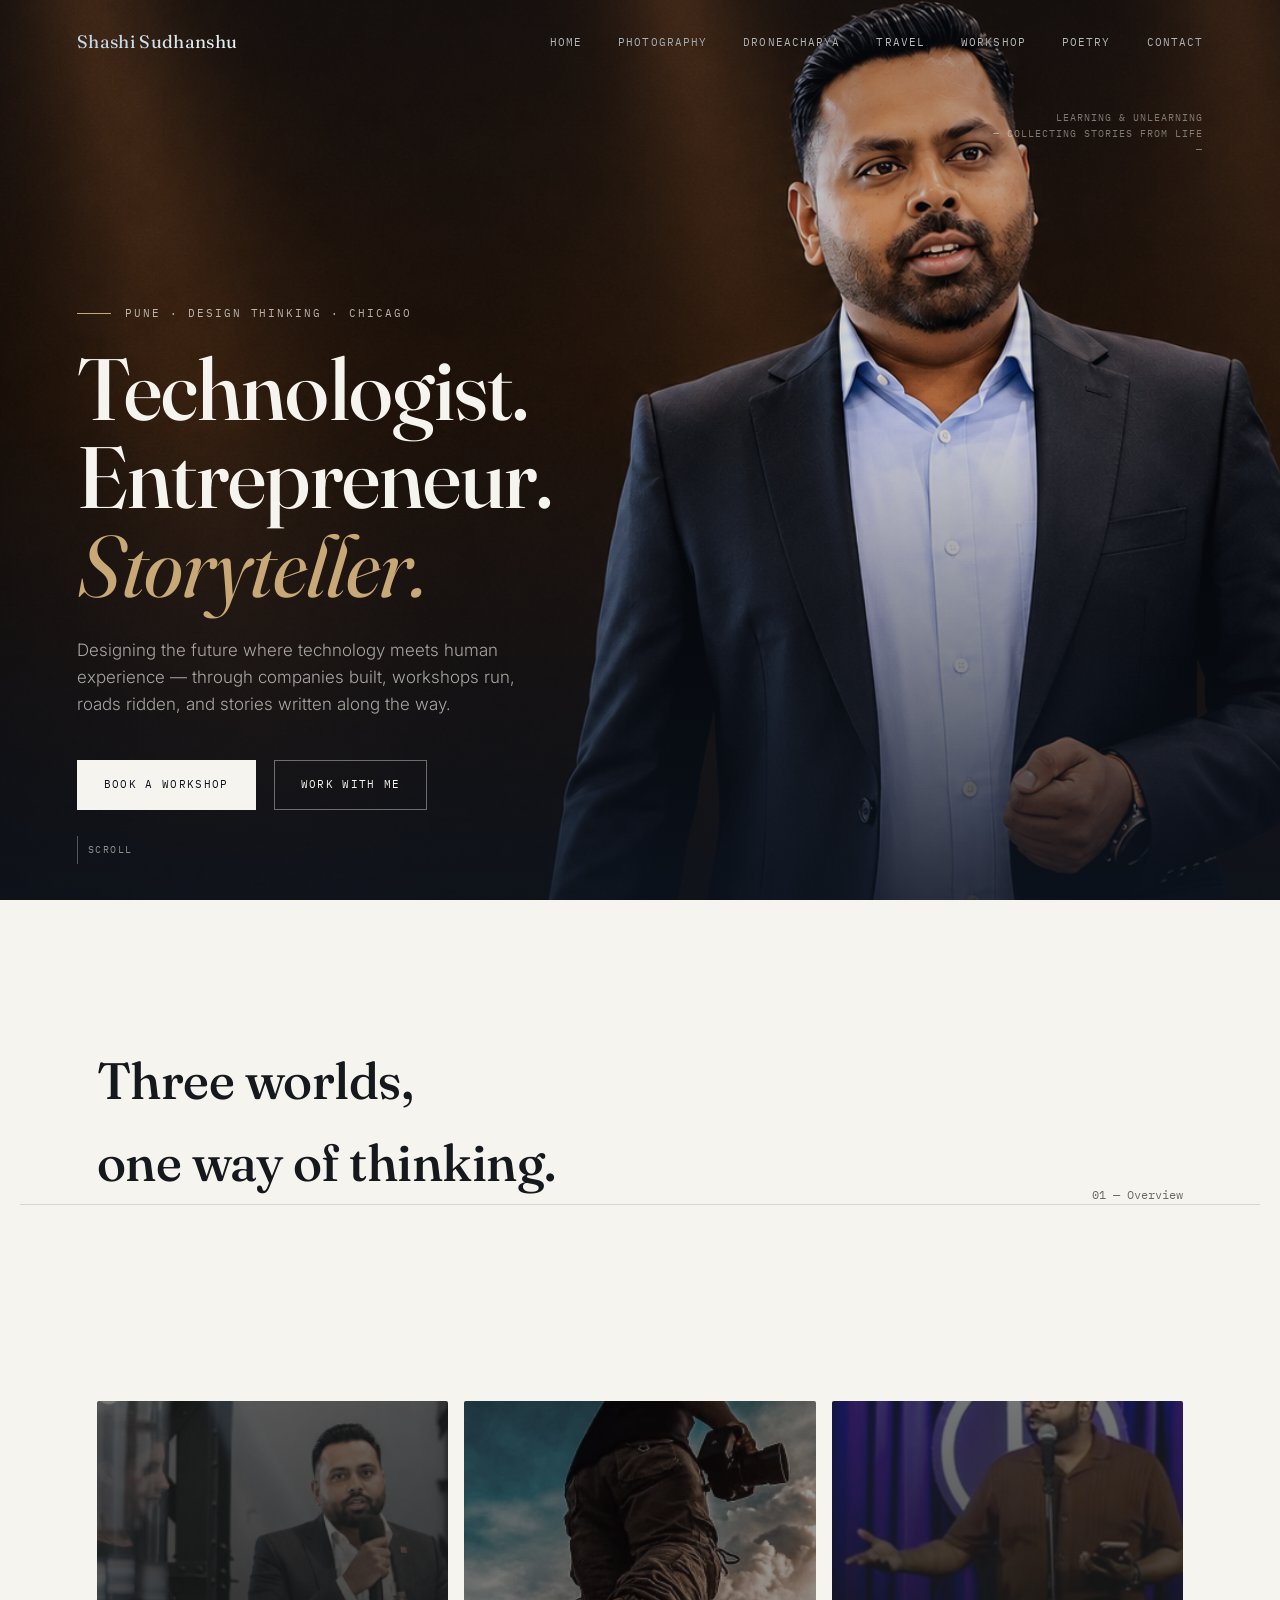
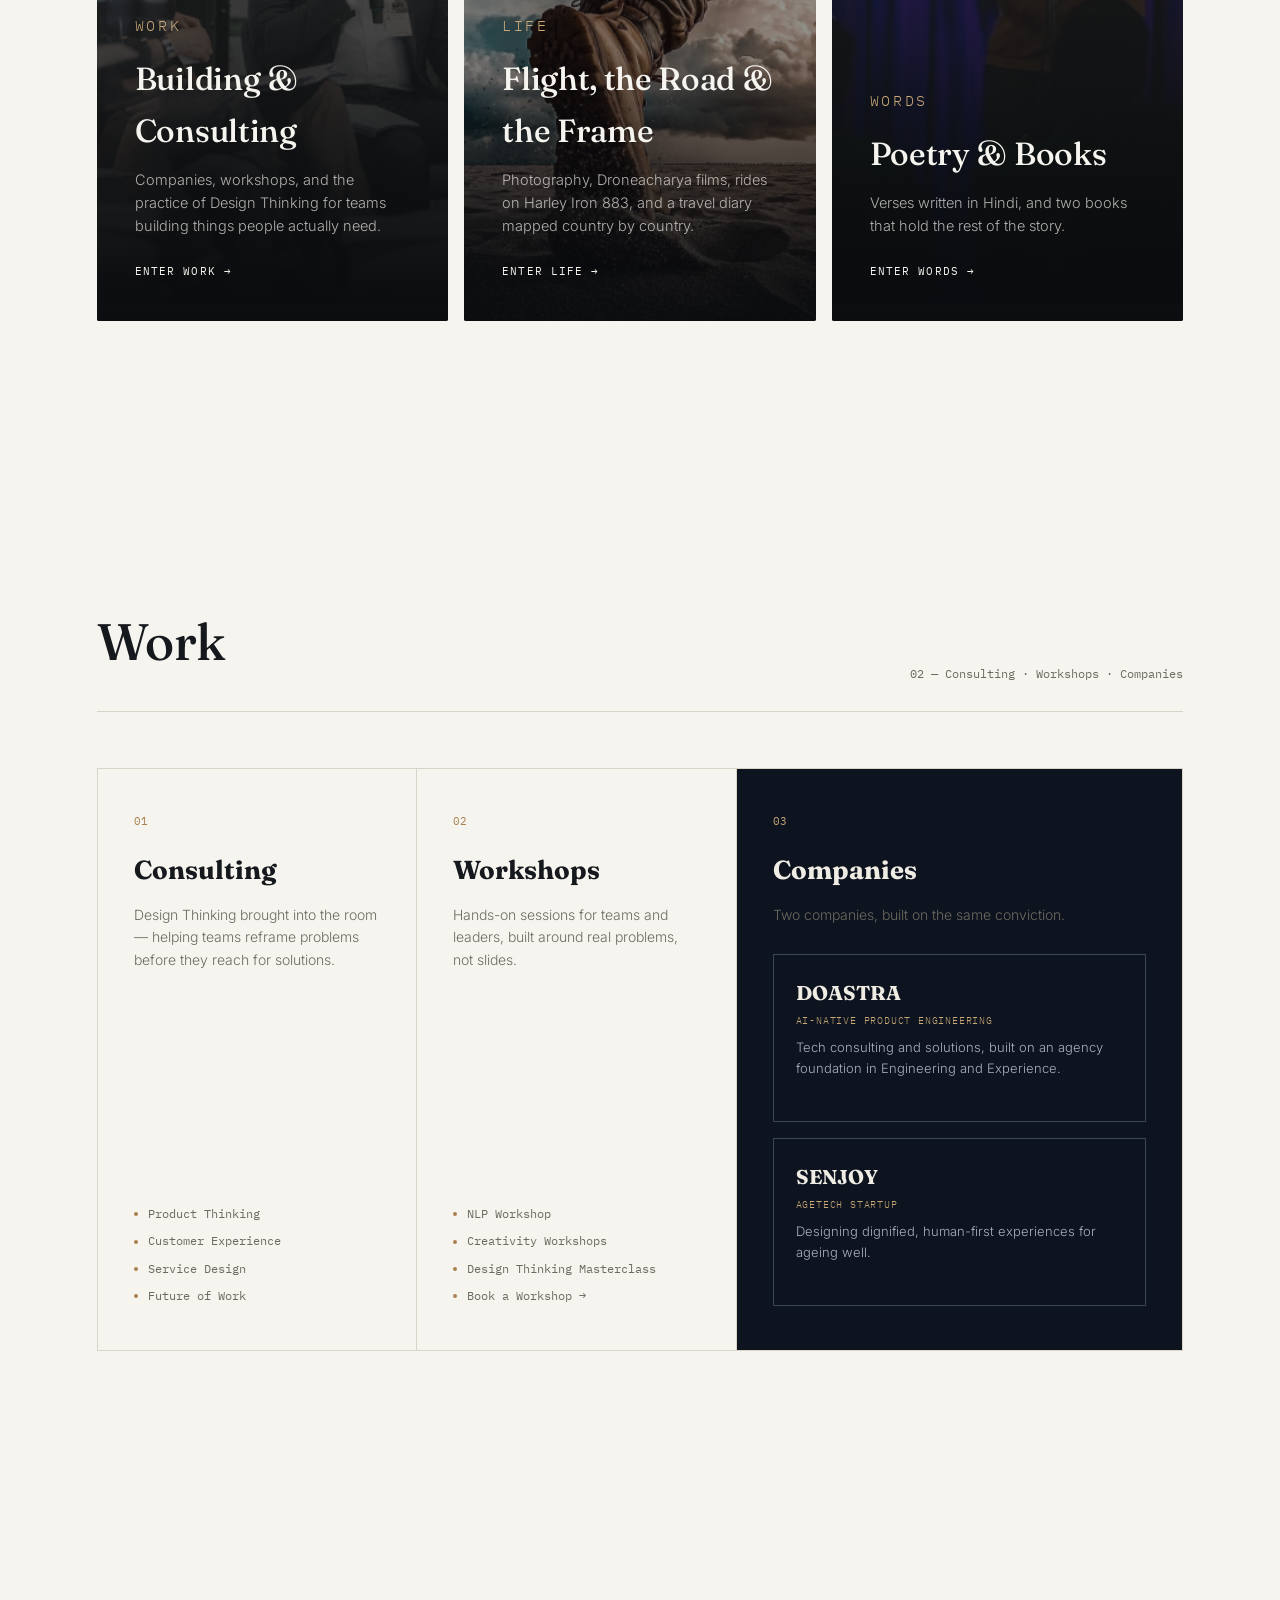
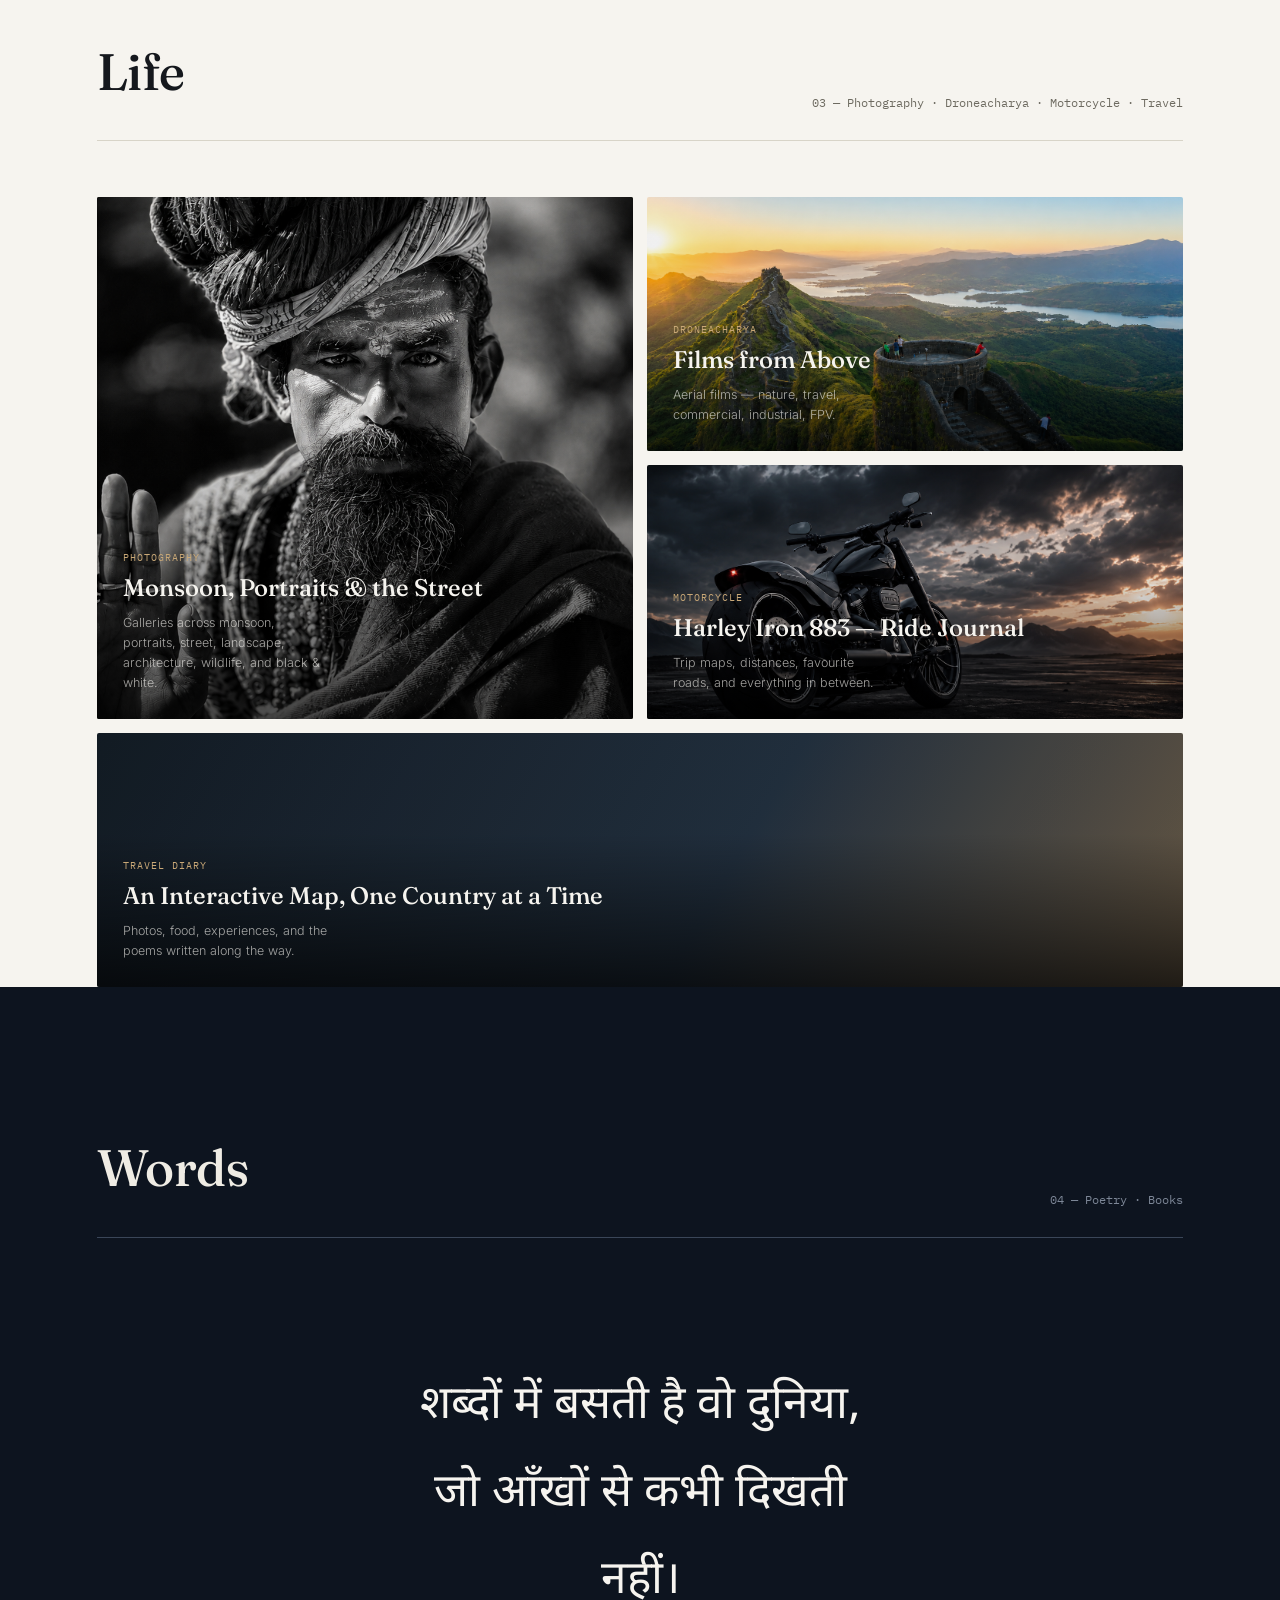
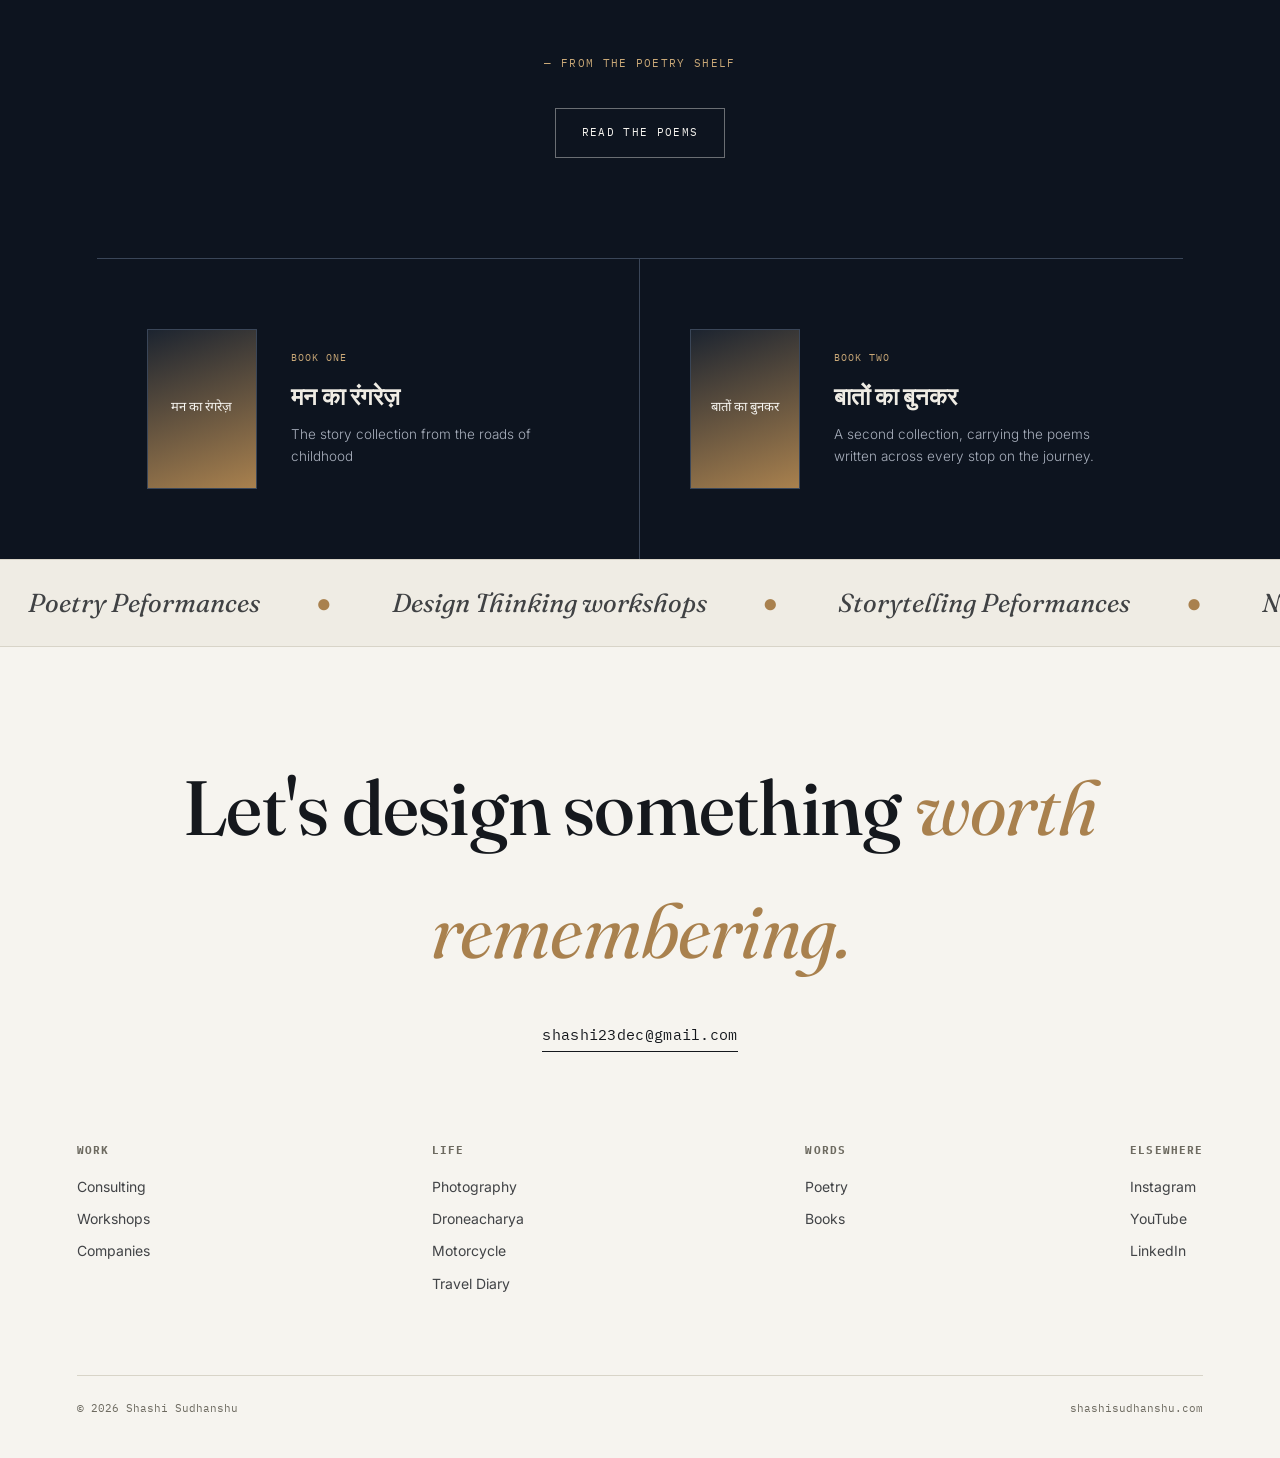
<file: index.html>
<!DOCTYPE html>
<html lang="en">
<head>
<meta charset="UTF-8">
<meta name="viewport" content="width=device-width, initial-scale=1.0">
<title>Shashi Sudhanshu — Technologist. Entrepreneur. Storyteller.</title>
<link rel="preconnect" href="https://fonts.googleapis.com">
<link rel="preconnect" href="https://fonts.gstatic.com" crossorigin>
<link href="https://fonts.googleapis.com/css2?family=Fraunces:ital,opsz,wght@0,9..144,300;0,9..144,400;0,9..144,500;0,9..144,600;1,9..144,400;1,9..144,500&family=Inter:wght@300;400;500;600&family=IBM+Plex+Mono:wght@400;500&family=Noto+Sans+Devanagari:wght@400;500&display=swap" rel="stylesheet">
<style>
  :root{
    --ink:#15181d;
    --paper:#f6f4ef;
    --paper-dim:#efece4;
    --muted:#6d6a60;
    --line:#d8d4c8;
    --brass:#a9814e;
    --brass-soft:#c9a877;
    --navy:#0d141f;
    --navy-line:#3a4658;
  }
  *{margin:0;padding:0;box-sizing:border-box;}
  html{scroll-behavior:smooth;}
  body{
    background:var(--paper);
    color:var(--ink);
    font-family:'Inter',sans-serif;
    font-weight:400;
    line-height:1.6;
    -webkit-font-smoothing:antialiased;
    overflow-x:hidden;
    cursor:default;
  }
  a{color:inherit;text-decoration:none;}
  ::selection{background:var(--brass-soft);color:var(--navy);}
  img,.bg-layer{-webkit-user-drag:none;user-select:none;}

  .eyebrow{
    font-family:'IBM Plex Mono',monospace;
    font-size:11px;
    letter-spacing:.18em;
    text-transform:uppercase;
    color:var(--brass);
  }
  h1,h2,h3{font-family:'Fraunces',serif;font-weight:500;letter-spacing:-.01em;}
  .serif-italic{font-style:italic;font-weight:400;}

  /* ---------- reveal on scroll ---------- */
  .reveal{opacity:0;transform:translateY(36px);transition:opacity .9s cubic-bezier(.16,.8,.24,1),transform .9s cubic-bezier(.16,.8,.24,1);}
  .reveal.in{opacity:1;transform:translateY(0);}
  @media (prefers-reduced-motion: reduce){
    .reveal{opacity:1;transform:none;transition:none;}
  }

  /* ---------- Nav ---------- */
  header{
    position:fixed;top:0;left:0;right:0;z-index:100;
    display:flex;align-items:center;justify-content:space-between;
    padding:28px 6vw;
    mix-blend-mode:difference;
    color:#fff;
    transition:padding .4s ease;
  }
  header .logo{font-family:'Fraunces',serif;font-size:18px;letter-spacing:.02em;}
  nav{display:flex;gap:36px;font-family:'IBM Plex Mono',monospace;font-size:11px;letter-spacing:.1em;text-transform:uppercase;}
  nav a{opacity:.75;transition:opacity .2s;position:relative;}
  nav a::after{content:'';position:absolute;left:0;bottom:-4px;width:0;height:1px;background:#fff;transition:width .25s ease;}
  nav a:hover{opacity:1;}
  nav a:hover::after{width:100%;}
  .nav-toggle{display:none;font-family:'IBM Plex Mono',monospace;font-size:11px;letter-spacing:.1em;text-transform:uppercase;background:none;border:none;color:#fff;cursor:pointer;}

  section{position:relative;z-index:2;}
  .wrap{max-width:1240px;margin:0 auto;padding:0 6vw;}
  .section{padding:140px 0;}
  .section-head{display:flex;justify-content:space-between;align-items:flex-end;margin-bottom:56px;gap:40px;flex-wrap:wrap;border-bottom:1px solid var(--line);padding-bottom:28px;}
  .section-head h2{font-size:clamp(30px,4vw,52px);}
  .section-num{font-family:'IBM Plex Mono',monospace;font-size:12px;color:var(--muted);}

  /* ================= HERO with parallax background ================= */
  .hero{
    min-height:100vh;
    display:flex;flex-direction:column;justify-content:flex-end;
    padding:0 6vw 90px;
    position:relative;
    overflow:hidden;
    color:#f6f4ef;
  }
  .hero-bg{
    position:absolute;inset:-10% 0 0 0;height:120%;
    background:
      radial-gradient(ellipse 60% 50% at 25% 20%, rgba(169,129,78,.35), transparent 60%),
      radial-gradient(ellipse 70% 60% at 80% 90%, rgba(58,70,88,.55), transparent 55%),
      linear-gradient(160deg,#0d141f 0%,#161c24 35%,#2a2117 70%,#0d141f 100%);
    background-size:200% 200%, 200% 200%, 100% 100%;
    animation:driftbg 24s ease-in-out infinite alternate;
    will-change:transform;
    z-index:0;
  }
  .hero-bg::after{
    content:'';position:absolute;inset:0;
    background-image:radial-gradient(circle, rgba(255,255,255,0.05) 1px, transparent 1px);
    background-size:3px 3px;
    opacity:.5;
    mix-blend-mode:overlay;
  }
  @keyframes driftbg{
    0%{background-position:20% 10%, 80% 90%, 0 0;}
    100%{background-position:40% 30%, 60% 70%, 0 0;}
  }
  .hero-scrim{position:absolute;inset:0;background:linear-gradient(0deg,rgba(13,20,31,.85) 0%,rgba(13,20,31,.15) 55%,rgba(13,20,31,.35) 100%);z-index:1;}
  .hero-note{position:absolute;top:110px;right:6vw;z-index:2;font-family:'IBM Plex Mono',monospace;font-size:10px;letter-spacing:.1em;color:rgba(246,244,239,.45);text-align:right;max-width:220px;text-transform:uppercase;}
  .hero-content{position:relative;z-index:2;}
  .hero-kicker{margin-bottom:22px;display:flex;align-items:center;gap:14px;}
  .hero-kicker .dash{width:34px;height:1px;background:var(--brass-soft);}
  .hero-kicker span{color:rgba(246,244,239,.7);font-family:'IBM Plex Mono',monospace;font-size:11px;letter-spacing:.18em;text-transform:uppercase;}
  .hero h1{
    font-size:clamp(38px,6.8vw,96px);
    line-height:1.02;
    max-width:17ch;
    color:#f6f4ef;
  }
  .hero h1 em{font-style:italic;font-weight:400;color:var(--brass-soft);}
  .hero-sub{
    margin-top:26px;
    max-width:44ch;
    font-size:17px;
    color:rgba(246,244,239,.65);
    font-weight:300;
  }
  .hero-actions{margin-top:42px;display:flex;gap:18px;flex-wrap:wrap;}
  .btn{
    font-family:'IBM Plex Mono',monospace;
    font-size:11px;letter-spacing:.12em;text-transform:uppercase;
    padding:15px 26px;
    border:1px solid currentColor;
    display:inline-block;
    transition:all .25s ease;
  }
  .btn-primary{background:#f6f4ef;color:#0d141f;border-color:#f6f4ef;}
  .btn-primary:hover{background:transparent;color:#f6f4ef;}
  .btn-ghost{color:#f6f4ef;border-color:rgba(246,244,239,.4);}
  .btn-ghost:hover{border-color:#f6f4ef;}
  .btn-dark{color:var(--ink);border-color:var(--ink);}
  .btn-dark.filled{background:var(--ink);color:var(--paper);}
  .btn-dark.filled:hover{background:transparent;color:var(--ink);}

  .scroll-cue{
    position:absolute;left:6vw;bottom:36px;z-index:2;
    font-family:'IBM Plex Mono',monospace;font-size:10px;letter-spacing:.15em;
    color:rgba(246,244,239,.55);text-transform:uppercase;
    display:flex;align-items:center;gap:10px;
  }
  .scroll-cue .bar{width:1px;height:28px;background:rgba(246,244,239,.3);position:relative;overflow:hidden;}
  .scroll-cue .bar::after{content:'';position:absolute;top:-100%;left:0;width:100%;height:100%;background:var(--brass-soft);animation:scrollpulse 2.2s infinite;}
  @keyframes scrollpulse{ to{top:100%;} }

  /* ================= worlds intro ================= */
  .worlds-intro .wrap{padding-bottom:0;}

  /* ================= World cards — photographic + interactive ================= */
  .worlds{display:grid;grid-template-columns:repeat(3,1fr);gap:16px;}
  .world-card{
    position:relative;overflow:hidden;border-radius:2px;
    min-height:520px;
    display:flex;flex-direction:column;justify-content:flex-end;
    padding:38px;color:#f6f4ef;
    transform-style:preserve-3d;
    transition:transform .4s cubic-bezier(.16,.8,.24,1);
  }
  .world-card .bg-layer{
    position:absolute;inset:-8%;
    transition:transform .6s cubic-bezier(.16,.8,.24,1),filter .6s ease;
    filter:grayscale(35%) brightness(.75);
  }
  .world-card:hover .bg-layer{transform:scale(1.08);filter:grayscale(0%) brightness(.85);}
  .world-card::before{content:'';position:absolute;inset:0;background:linear-gradient(0deg,rgba(10,12,15,.92) 0%,rgba(10,12,15,.25) 55%,rgba(10,12,15,.15) 100%);z-index:1;}
  .world-card .content{position:relative;z-index:2;}
  .world-card.w1 .bg-layer{background:radial-gradient(circle at 30% 20%, rgba(169,129,78,.5), transparent 55%), linear-gradient(155deg,#1c2430,#33465b 55%,#0d141f);}
  .world-card.w2 .bg-layer{background:radial-gradient(circle at 70% 30%, rgba(169,129,78,.45), transparent 55%), linear-gradient(155deg,#241d1a,#5c3d28 55%,#141210);}
  .world-card.w3 .bg-layer{background:radial-gradient(circle at 50% 70%, rgba(169,129,78,.4), transparent 55%), linear-gradient(155deg,#14161c,#2c3038 55%,#0d141f);}
  .world-card .eyebrow{color:var(--brass-soft);margin-bottom:16px;}
  .world-card h3{font-size:32px;margin-bottom:12px;}
  .world-card p{color:rgba(246,244,239,.7);font-size:14.5px;font-weight:300;max-width:30ch;}
  .world-card .go{margin-top:26px;font-family:'IBM Plex Mono',monospace;font-size:11px;letter-spacing:.1em;text-transform:uppercase;display:inline-flex;align-items:center;gap:8px;}
  .world-card .go .arrow{transition:transform .25s ease;}
  .world-card:hover .go .arrow{transform:translateX(6px);}

  /* ================= WORK ================= */
  .pillars{display:grid;grid-template-columns:1fr 1fr 1.4fr;gap:1px;background:var(--line);border:1px solid var(--line);}
  .pillar{background:var(--paper);padding:44px 36px;display:flex;flex-direction:column;}
  .pillar .num{font-family:'IBM Plex Mono',monospace;font-size:11px;color:var(--brass);margin-bottom:20px;}
  .pillar h4{font-family:'Fraunces',serif;font-size:26px;margin-bottom:12px;}
  .pillar p{color:var(--muted);font-size:14px;font-weight:300;margin-bottom:20px;}
  .pillar .list{list-style:none;font-family:'IBM Plex Mono',monospace;font-size:11.5px;color:var(--muted);display:flex;flex-direction:column;gap:9px;margin-top:auto;}
  .pillar .list li{display:flex;align-items:center;gap:10px;}
  .pillar .list li::before{content:'';width:4px;height:4px;background:var(--brass);border-radius:50%;}
  .pillar.companies{background:var(--navy);color:#efece4;}
  .pillar.companies h4,.pillar.companies .num{color:#efece4;}
  .pillar.companies .num{color:var(--brass-soft);}
  .co-mini{display:flex;flex-direction:column;gap:16px;margin-top:8px;}
  .co-card{border:1px solid var(--navy-line);padding:22px;transition:border-color .3s ease,transform .3s ease;}
  .co-card:hover{border-color:var(--brass-soft);transform:translateX(4px);}
  .co-card h5{font-family:'Fraunces',serif;font-size:20px;margin-bottom:4px;}
  .co-card .role{font-family:'IBM Plex Mono',monospace;font-size:10px;color:var(--brass-soft);letter-spacing:.08em;text-transform:uppercase;margin-bottom:8px;}
  .co-card p{color:#a9b0bd;font-size:13px;font-weight:300;}

  /* ================= LIFE — big & immersive ================= */
  .life-section{padding-bottom:0;}
  .life-grid{display:grid;grid-template-columns:repeat(6,1fr);grid-auto-rows:120px;gap:14px;}
  .life-tile{
    position:relative;overflow:hidden;border-radius:2px;
    display:flex;flex-direction:column;justify-content:flex-end;padding:26px;
    color:#f6f4ef;cursor:pointer;
  }
  .life-tile .bg-layer{position:absolute;inset:-10%;transition:transform .8s cubic-bezier(.16,.8,.24,1);}
  .life-tile:hover .bg-layer{transform:scale(1.1) rotate(1deg);}
  .life-tile::after{content:'';position:absolute;inset:0;background:linear-gradient(0deg,rgba(0,0,0,.7) 0%,rgba(0,0,0,.05) 60%);z-index:1;}
  .life-tile .txt{position:relative;z-index:2;}
  .life-tile .cat{font-family:'IBM Plex Mono',monospace;font-size:10px;letter-spacing:.1em;text-transform:uppercase;color:var(--brass-soft);margin-bottom:6px;}
  .life-tile h4{font-family:'Fraunces',serif;font-size:24px;font-weight:500;}
  .life-tile .desc{font-size:12.5px;color:rgba(246,244,239,.65);margin-top:6px;font-weight:300;max-width:26ch;}
  .lt-photo{grid-column:span 3;grid-row:span 4;background:linear-gradient(150deg,#232720,#3f4a34 50%,#7a8a5c);}
  .lt-photo .bg-layer{background:linear-gradient(150deg,#232720,#3f4a34 50%,#7a8a5c);}
  .lt-drone{grid-column:span 3;grid-row:span 2;}
  .lt-drone .bg-layer{background:radial-gradient(circle at 70% 30%,rgba(169,129,78,.4),transparent 55%),linear-gradient(150deg,#141a20,#243043 60%,#0d141f);}
  .lt-moto{grid-column:span 3;grid-row:span 2;}
  .lt-moto .bg-layer{background:linear-gradient(150deg,#241a12,#5c3d20 55%,#a9814e);}
  .lt-travel{grid-column:span 6;grid-row:span 2;}
  .lt-travel .bg-layer{background:linear-gradient(120deg,#101820 0%,#22303f 30%,#a9814e 65%,#22303f 100%);background-size:200% 100%;}
  .lt-travel:hover .bg-layer{animation:panmap 4s linear infinite;}
  @keyframes panmap{ to{background-position:200% 0;} }

  /* ================= WORDS — reworked ================= */
  .words{background:var(--navy);color:#efece4;padding-bottom:0;}
  .words .eyebrow{color:var(--brass-soft);}
  .words .section-head{border-bottom-color:var(--navy-line);}
  .words .section-num{color:#7d8797;}
  .poetry-block{
    padding:70px 0 100px;
    text-align:center;
    position:relative;
  }
  .poetry-hindi{
    font-family:'Noto Sans Devanagari','Fraunces',serif;
    font-size:clamp(26px,4.2vw,46px);
    line-height:1.9;
    color:#f6f4ef;
    max-width:18ch;
    margin:0 auto;
  }
  .poetry-attrib{margin-top:28px;font-family:'IBM Plex Mono',monospace;font-size:11px;letter-spacing:.12em;text-transform:uppercase;color:var(--brass-soft);}
  .poetry-cta{margin-top:36px;}
  .books-showcase{display:grid;grid-template-columns:1fr 1fr;border-top:1px solid var(--navy-line);}
  .book{
    padding:70px 50px;border-right:1px solid var(--navy-line);
    display:flex;gap:34px;align-items:center;
    transition:background .3s ease;
  }
  .book:last-child{border-right:none;}
  .book:hover{background:rgba(169,129,78,.06);}
  .book-cover{
    width:110px;height:160px;flex:none;
    background:linear-gradient(160deg,#1c2430,#a9814e);
    border:1px solid var(--navy-line);
    display:flex;align-items:center;justify-content:center;
    font-family:'Fraunces',serif;font-style:italic;color:#f6f4ef;font-size:13px;text-align:center;padding:10px;
  }
  .book h4{font-family:'Fraunces',serif;font-size:24px;margin-bottom:8px;}
  .book .cat{font-family:'IBM Plex Mono',monospace;font-size:10px;color:var(--brass-soft);letter-spacing:.1em;text-transform:uppercase;margin-bottom:12px;display:block;}
  .book p{font-size:13.5px;color:#a9b0bd;font-weight:300;}

  /* ================= FOOTER — creative ================= */
  .marquee{
    border-top:1px solid var(--line);border-bottom:1px solid var(--line);
    overflow:hidden;white-space:nowrap;padding:22px 0;
    background:var(--paper-dim);
  }
  .marquee-track{display:inline-block;animation:marquee 22s linear infinite;}
  .marquee-track span{
    font-family:'Fraunces',serif;font-style:italic;font-size:26px;
    color:var(--ink);opacity:.8;padding:0 28px;
  }
  .marquee-track span.dot{font-family:'IBM Plex Mono',monospace;font-style:normal;color:var(--brass);opacity:1;}
  @keyframes marquee{ from{transform:translateX(0);} to{transform:translateX(-50%);} }
  @media (prefers-reduced-motion: reduce){ .marquee-track{animation:none;} }

  footer{padding:100px 6vw 40px;}
  .foot-cta{text-align:center;margin-bottom:90px;}
  .foot-cta h2{font-size:clamp(34px,6vw,80px);}
  .foot-cta h2 .serif-italic{color:var(--brass);}
  .foot-cta .email{
    display:inline-block;margin-top:30px;
    font-family:'IBM Plex Mono',monospace;font-size:15px;letter-spacing:.02em;
    border-bottom:1px solid var(--ink);padding-bottom:4px;
    transition:color .25s ease,border-color .25s ease;
  }
  .foot-cta .email:hover{color:var(--brass);border-color:var(--brass);}
  .footer-grid{max-width:1240px;margin:0 auto;display:flex;justify-content:space-between;flex-wrap:wrap;gap:40px;}
  .foot-col h5{font-family:'IBM Plex Mono',monospace;font-size:11px;letter-spacing:.1em;text-transform:uppercase;color:var(--muted);margin-bottom:16px;}
  .foot-col a{display:block;font-size:14px;margin-bottom:10px;color:var(--ink);opacity:.8;transition:opacity .2s,transform .2s;}
  .foot-col a:hover{opacity:1;color:var(--brass);transform:translateX(4px);}
  .foot-bottom{max-width:1240px;margin:70px auto 0;padding-top:24px;border-top:1px solid var(--line);display:flex;justify-content:space-between;font-family:'IBM Plex Mono',monospace;font-size:11px;color:var(--muted);flex-wrap:wrap;gap:10px;}

  @media (max-width:900px){
    nav{display:none;}
    .nav-toggle{display:block;}
    .worlds{grid-template-columns:1fr;}
    .pillars{grid-template-columns:1fr;}
    .life-grid{grid-template-columns:repeat(2,1fr);}
    .lt-photo,.lt-drone,.lt-moto,.lt-travel{grid-column:span 2;grid-row:span 3;}
    .books-showcase{grid-template-columns:1fr;}
    .book{border-right:none;border-bottom:1px solid var(--navy-line);}
  }
</style>
</head>
<body>
<!-- Required so Netlify Identity invite / password-reset links (which land on the homepage) can open the set-password box -->
<script src="https://identity.netlify.com/v1/netlify-identity-widget.js"></script>
<script>
  if (window.netlifyIdentity) {
    window.netlifyIdentity.on("init", (user) => {
      if (!user) {
        window.netlifyIdentity.on("login", () => { document.location.href = "/admin/"; });
      }
    });
  }
</script>

<header>
  <div class="logo">Shashi Sudhanshu</div>
  <nav>
    <a href="index.html" class="current">Home</a>
    <a href="photography.html">Photography</a>
    <a href="droneacharya.html">Droneacharya</a>
    <a href="travel.html">Travel</a>
    <a href="workshop.html">Workshop</a>
    <a href="poetry.html">Poetry</a>
    <a href="contact.html">Contact</a>
  </nav>
  <button class="nav-toggle">Menu</button>
</header>

<section class="hero">
  <div class="hero-bg" id="heroBg"></div>
  <div class="hero-scrim"></div>
  <p class="hero-note">Learning & Unlearning<br>— Collecting Stories from Life —</p>
  <div class="hero-content">
    <div class="hero-kicker"><div class="dash"></div><span>Pune · Design Thinking · Chicago</span></div>
    <h1>Technologist. Entrepreneur.<br><em>Storyteller.</em></h1>
    <p class="hero-sub">Designing the future where technology meets human experience — through companies built, workshops run, roads ridden, and stories written along the way.</p>
    <div class="hero-actions">
      <a href="#work" class="btn btn-primary">Book a Workshop</a>
      <a href="#work" class="btn btn-ghost">Work With Me</a>
    </div>
  </div>
  <div class="scroll-cue"><div class="bar"></div><span>Scroll</span></div>
</section>

<section class="section worlds-intro reveal">
  <div class="wrap section-head">
    <h2>Three worlds,<br>one way of thinking.</h2>
    <p class="section-num">01 — Overview</p>
  </div>
</section>

<section class="section reveal" style="padding-top:0;">
  <div class="wrap">
    <div class="worlds">
      <div class="world-card w1" data-tilt>
        <div class="bg-layer" id="cms-home-work-bg"></div>
        <div class="content">
          <p class="eyebrow">Work</p>
          <h3>Building &amp; Consulting</h3>
          <p>Companies, workshops, and the practice of Design Thinking for teams building things people actually need.</p>
          <a href="workshop.html" class="go">Enter Work <span class="arrow">→</span></a>
        </div>
      </div>
      <div class="world-card w2" data-tilt>
        <div class="bg-layer" id="cms-home-life-bg"></div>
        <div class="content">
          <p class="eyebrow">Life</p>
          <h3>Flight, the Road &amp; the Frame</h3>
          <p>Photography, Droneacharya films, rides on Harley Iron 883, and a travel diary mapped country by country.</p>
          <a href="photography.html" class="go">Enter Life <span class="arrow">→</span></a>
        </div>
      </div>
      <div class="world-card w3" data-tilt>
        <div class="bg-layer" id="cms-home-words-bg"></div>
        <div class="content">
          <p class="eyebrow">Words</p>
          <h3>Poetry &amp; Books</h3>
          <p>Verses written in Hindi, and two books that hold the rest of the story.</p>
          <a href="poetry.html" class="go">Enter Words <span class="arrow">→</span></a>
        </div>
      </div>
    </div>
  </div>
</section>

<section class="section reveal" id="work">
  <div class="wrap">
    <div class="section-head">
      <h2>Work</h2>
      <p class="section-num">02 — Consulting · Workshops · Companies</p>
    </div>
    <div class="pillars">
      <div class="pillar">
        <span class="num">01</span>
        <h4>Consulting</h4>
        <p>Design Thinking brought into the room — helping teams reframe problems before they reach for solutions.</p>
        <ul class="list">
          <li>Product Thinking</li>
          <li>Customer Experience</li>
          <li>Service Design</li>
          <li>Future of Work</li>
        </ul>
      </div>
      <div class="pillar">
        <span class="num">02</span>
        <h4>Workshops</h4>
        <p>Hands-on sessions for teams and leaders, built around real problems, not slides.</p>
        <ul class="list">
          <li>NLP Workshop</li>
          <li>Creativity Workshops</li>
          <li>Design Thinking Masterclass</li>
          <li>Book a Workshop →</li>
        </ul>
      </div>
      <div class="pillar companies">
        <span class="num">03</span>
        <h4>Companies</h4>
        <p>Two companies, built on the same conviction.</p>
        <div class="co-mini">
          <div class="co-card">
            <h5>DOASTRA</h5>
            <p class="role">AI-Native Product Engineering</p>
            <p>Tech consulting and solutions, built on an agency foundation in Engineering and Experience.</p>
          </div>
          <div class="co-card">
            <h5>SENJOY</h5>
            <p class="role">AgeTech Startup</p>
            <p>Designing dignified, human-first experiences for ageing well.</p>
          </div>
        </div>
      </div>
    </div>
  </div>
</section>

<section class="section life-section reveal" id="life">
  <div class="wrap">
    <div class="section-head">
      <h2>Life</h2>
      <p class="section-num">03 — Photography · Droneacharya · Motorcycle · Travel</p>
    </div>
    <div class="life-grid">
      <a class="life-tile lt-photo" href="photography.html">
        <div class="bg-layer" id="cms-home-photo-bg"></div>
        <div class="txt">
          <span class="cat">Photography</span>
          <h4>Monsoon, Portraits &amp; the Street</h4>
          <p class="desc">Galleries across monsoon, portraits, street, landscape, architecture, wildlife, and black &amp; white.</p>
        </div>
      </a>
      <a class="life-tile lt-drone" href="droneacharya.html">
        <div class="bg-layer" id="cms-home-drone-bg"></div>
        <div class="txt">
          <span class="cat">Droneacharya</span>
          <h4>Films from Above</h4>
          <p class="desc">Aerial films — nature, travel, commercial, industrial, FPV.</p>
        </div>
      </a>
      <a class="life-tile lt-moto" href="travel.html">
        <div class="bg-layer" id="cms-home-moto-bg"></div>
        <div class="txt">
          <span class="cat">Motorcycle</span>
          <h4>Harley Iron 883 — Ride Journal</h4>
          <p class="desc">Trip maps, distances, favourite roads, and everything in between.</p>
        </div>
      </a>
      <a class="life-tile lt-travel" href="travel.html">
        <div class="bg-layer" id="cms-home-travel-bg"></div>
        <div class="txt">
          <span class="cat">Travel Diary</span>
          <h4>An Interactive Map, One Country at a Time</h4>
          <p class="desc">Photos, food, experiences, and the poems written along the way.</p>
        </div>
      </a>
    </div>
  </div>
</section>

<section class="section words reveal" id="words">
  <div class="wrap">
    <div class="section-head">
      <h2>Words</h2>
      <p class="section-num">04 — Poetry · Books</p>
    </div>
    <div class="poetry-block">
      <p class="poetry-hindi">शब्दों में बसती है वो दुनिया,<br>जो आँखों से कभी दिखती नहीं।</p>
      <p class="poetry-attrib">— from the poetry shelf</p>
      <div class="poetry-cta"><a href="#" class="btn btn-ghost">Read the Poems</a></div>
    </div>
    <div class="books-showcase">
      <div class="book">
        <div class="book-cover" style="font-family:'Noto Sans Devanagari','Fraunces',serif;font-style:normal;">मन का रंगरेज़</div>
        <div>
          <span class="cat">Book One</span>
          <h4>मन का रंगरेज़</h4>
          <p>The story collection from the roads of childhood</p>
        </div>
      </div>
      <div class="book">
        <div class="book-cover" style="font-family:'Noto Sans Devanagari','Fraunces',serif;font-style:normal;">बातों का बुनकर</div>
        <div>
          <span class="cat">Book Two</span>
          <h4>बातों का बुनकर</h4>
          <p>A second collection, carrying the poems written across every stop on the journey.</p>
        </div>
      </div>
    </div>
  </div>
</section>

<div class="marquee">
  <div class="marquee-track">
    <span>Poetry Peformances</span><span class="dot">●</span>
    <span>Design Thinking workshops</span><span class="dot">●</span>
    <span>Storytelling Peformances</span><span class="dot">●</span>
    <span>NLP workshops</span><span class="dot">●</span>
  </div>
</div>

<footer id="contact">
  <div class="foot-cta reveal">
    <h2>Let's design something <span class="serif-italic">worth remembering.</span></h2>
    <a href="mailto:shashi23dec@gmail.com" class="email">shashi23dec@gmail.com</a>
  </div>
  <div class="footer-grid">
    <div class="foot-col">
      <h5>Work</h5>
      <a href="workshop.html">Consulting</a>
      <a href="workshop.html">Workshops</a>
      <a href="#work">Companies</a>
    </div>
    <div class="foot-col">
      <h5>Life</h5>
      <a href="photography.html">Photography</a>
      <a href="droneacharya.html">Droneacharya</a>
      <a href="travel.html">Motorcycle</a>
      <a href="travel.html">Travel Diary</a>
    </div>
    <div class="foot-col">
      <h5>Words</h5>
      <a href="poetry.html">Poetry</a>
      <a href="poetry.html">Books</a>
    </div>
    <div class="foot-col">
      <h5>Elsewhere</h5>
      <a href="#">Instagram</a>
      <a href="#">YouTube</a>
      <a href="#">LinkedIn</a>
    </div>
  </div>
  <div class="foot-bottom">
    <span>© 2026 Shashi Sudhanshu</span>
    <span>shashisudhanshu.com</span>
  </div>
</footer>

<script>
  // (cms-loader.js, included below, populates images from /content/home.json)
  // header background shift on scroll
  const header = document.querySelector('header');
  const heroBg = document.getElementById('heroBg');
  const reduceMotion = window.matchMedia('(prefers-reduced-motion: reduce)').matches;

  window.addEventListener('scroll', () => {
    header.style.padding = window.scrollY > 40 ? '18px 6vw' : '28px 6vw';
    if(!reduceMotion && heroBg){
      const y = window.scrollY;
      heroBg.style.transform = `translateY(${y * 0.25}px) scale(${1 + Math.min(y/4000,0.06)})`;
    }
  });

  // scroll-reveal
  const revealEls = document.querySelectorAll('.reveal');
  const io = new IntersectionObserver((entries)=>{
    entries.forEach(e=>{ if(e.isIntersecting){ e.target.classList.add('in'); io.unobserve(e.target);} });
  },{threshold:0.15});
  revealEls.forEach(el=>io.observe(el));

  // tilt effect on world cards
  if(!reduceMotion){
    document.querySelectorAll('[data-tilt]').forEach(card=>{
      card.addEventListener('mousemove', (e)=>{
        const r = card.getBoundingClientRect();
        const x = (e.clientX - r.left)/r.width - 0.5;
        const y = (e.clientY - r.top)/r.height - 0.5;
        card.style.transform = `perspective(900px) rotateX(${(-y*6).toFixed(2)}deg) rotateY(${(x*6).toFixed(2)}deg) translateZ(0)`;
      });
      card.addEventListener('mouseleave', ()=>{ card.style.transform='perspective(900px) rotateX(0) rotateY(0)'; });
    });
  }

  // mobile nav toggle
  const toggle = document.querySelector('.nav-toggle');
  const nav = document.querySelector('nav');
  toggle.addEventListener('click', () => {
    const open = nav.style.display === 'flex';
    nav.style.display = open ? 'none' : 'flex';
    nav.style.flexDirection = 'column';
    nav.style.position = 'fixed';
    nav.style.top = '70px';
    nav.style.right = '6vw';
    nav.style.background = '#15181d';
    nav.style.padding = '20px';
    nav.style.gap = '18px';
  });
</script>
<script src="cms-loader.js" data-page="home"></script>

</body>
</html>
</file>
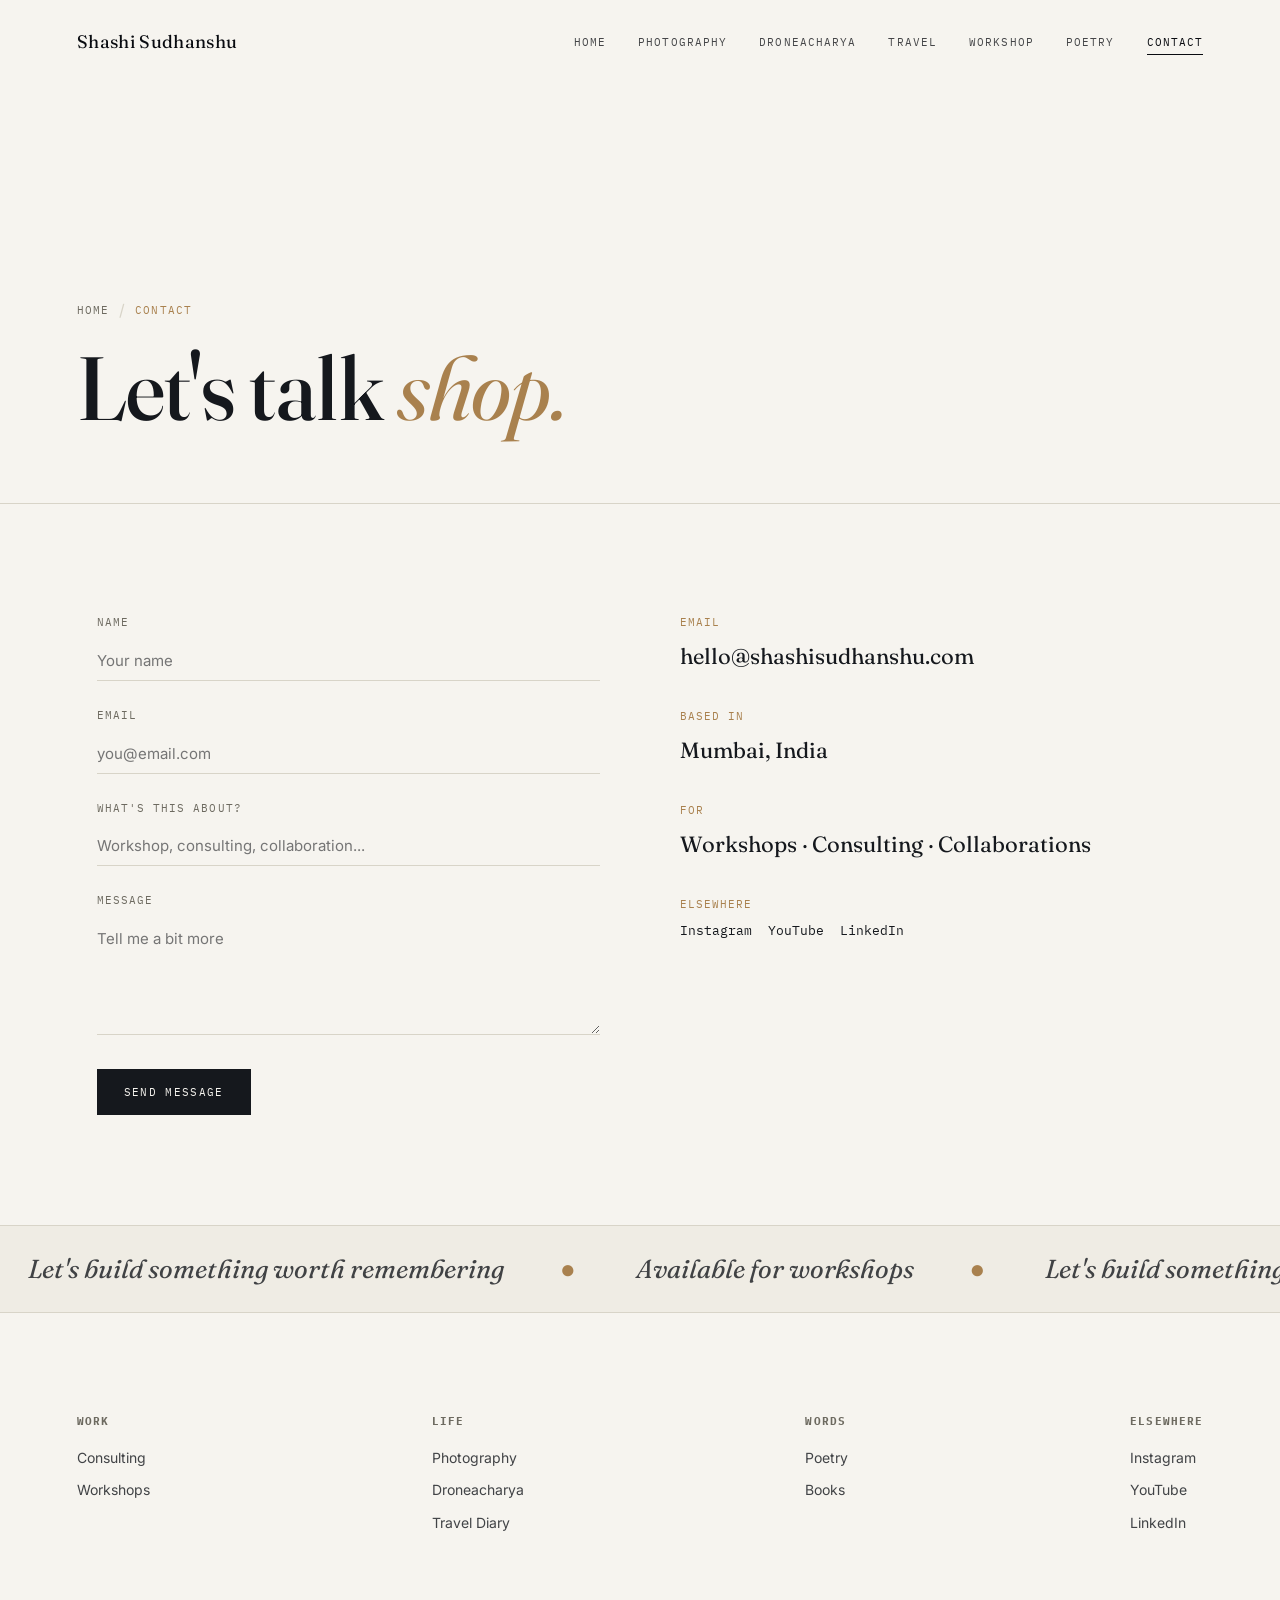
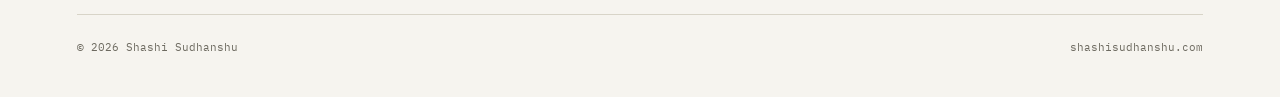
<file: contact.html>
<!DOCTYPE html>
<html lang="en">
<head>
<meta charset="UTF-8">
<meta name="viewport" content="width=device-width, initial-scale=1.0">
<title>Contact — Shashi Sudhanshu</title>
<link rel="stylesheet" href="style.css">
</head>
<body>

<header>
  <div class="logo"><a href="index.html">Shashi Sudhanshu</a></div>
  <nav>
    <a href="index.html">Home</a>
    <a href="photography.html">Photography</a>
    <a href="droneacharya.html">Droneacharya</a>
    <a href="travel.html">Travel</a>
    <a href="workshop.html">Workshop</a>
    <a href="poetry.html">Poetry</a>
    <a href="contact.html" class="current">Contact</a>
  </nav>
  <button class="nav-toggle">Menu</button>
</header>

<section class="page-hero">
  <div class="crumb"><a href="index.html">Home</a><span class="sep">/</span><a href="contact.html" style="color:var(--brass);">Contact</a></div>
  <h1>Let's talk <em>shop.</em></h1>
</section>

<section class="section reveal">
  <div class="wrap contact-wrap">
    <form>
      <div class="field"><label>Name</label><input type="text" placeholder="Your name"></div>
      <div class="field"><label>Email</label><input type="email" placeholder="you@email.com"></div>
      <div class="field"><label>What's this about?</label><input type="text" placeholder="Workshop, consulting, collaboration..."></div>
      <div class="field"><label>Message</label><textarea rows="5" placeholder="Tell me a bit more"></textarea></div>
      <button type="submit" class="btn btn-primary">Send Message</button>
    </form>
    <div class="contact-info">
      <div class="item"><div class="k">Email</div><div class="v">hello@shashisudhanshu.com</div></div>
      <div class="item"><div class="k">Based in</div><div class="v">Mumbai, India</div></div>
      <div class="item"><div class="k">For</div><div class="v">Workshops · Consulting · Collaborations</div></div>
      <div class="item"><div class="k">Elsewhere</div><div class="v" style="font-family:'IBM Plex Mono',monospace;font-size:13px;display:flex;gap:16px;"><a href="#">Instagram</a><a href="#">YouTube</a><a href="#">LinkedIn</a></div></div>
    </div>
  </div>
</section>

<div class="marquee"><div class="marquee-track">
  <span>Let's build something worth remembering</span><span class="dot">●</span>
  <span>Available for workshops</span><span class="dot">●</span>
  <span>Let's build something worth remembering</span><span class="dot">●</span>
  <span>Available for workshops</span><span class="dot">●</span>
</div></div>

<footer>
  <div class="footer-grid">
    <div class="foot-col"><h5>Work</h5><a href="workshop.html">Consulting</a><a href="workshop.html">Workshops</a></div>
    <div class="foot-col"><h5>Life</h5><a href="photography.html">Photography</a><a href="droneacharya.html">Droneacharya</a><a href="travel.html">Travel Diary</a></div>
    <div class="foot-col"><h5>Words</h5><a href="poetry.html">Poetry</a><a href="poetry.html">Books</a></div>
    <div class="foot-col"><h5>Elsewhere</h5><a href="#">Instagram</a><a href="#">YouTube</a><a href="#">LinkedIn</a></div>
  </div>
  <div class="foot-bottom"><span>© 2026 Shashi Sudhanshu</span><span>shashisudhanshu.com</span></div>
</footer>

<script src="site.js"></script>
</body>
</html>
</file>
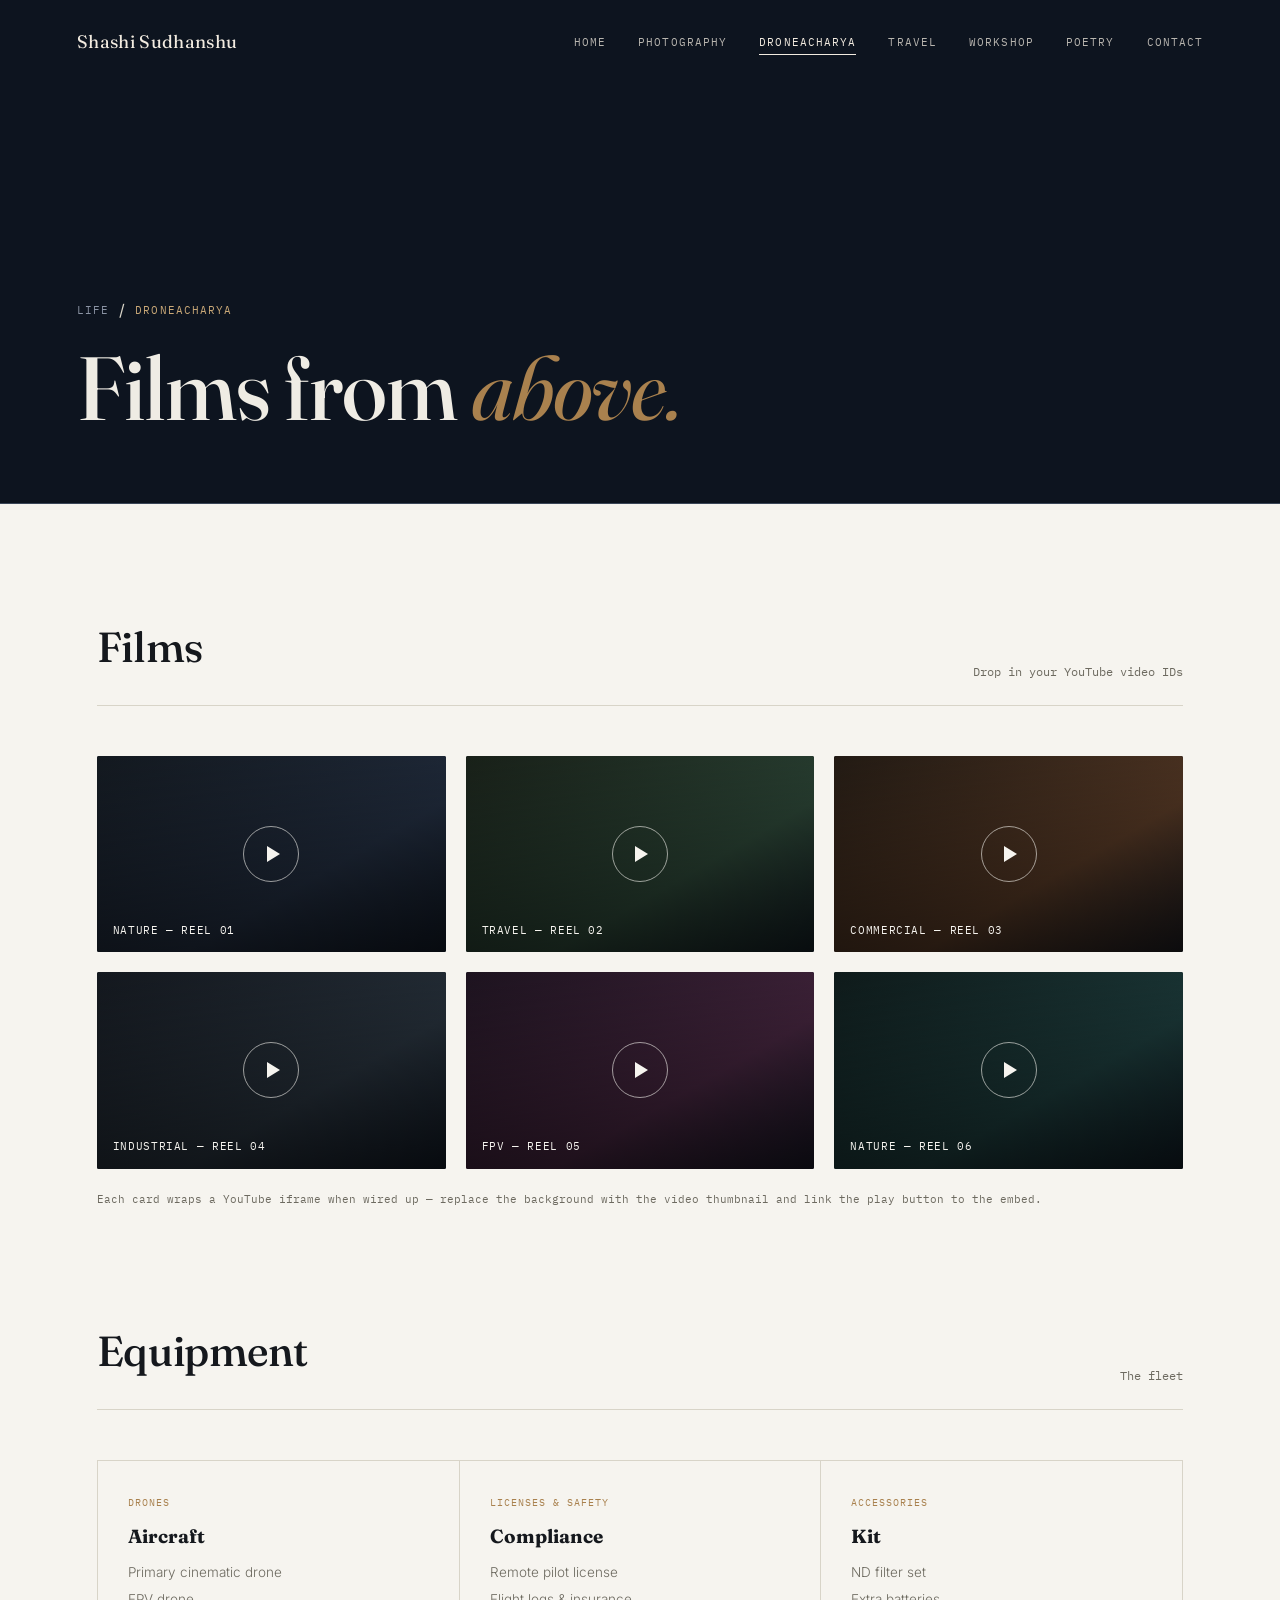
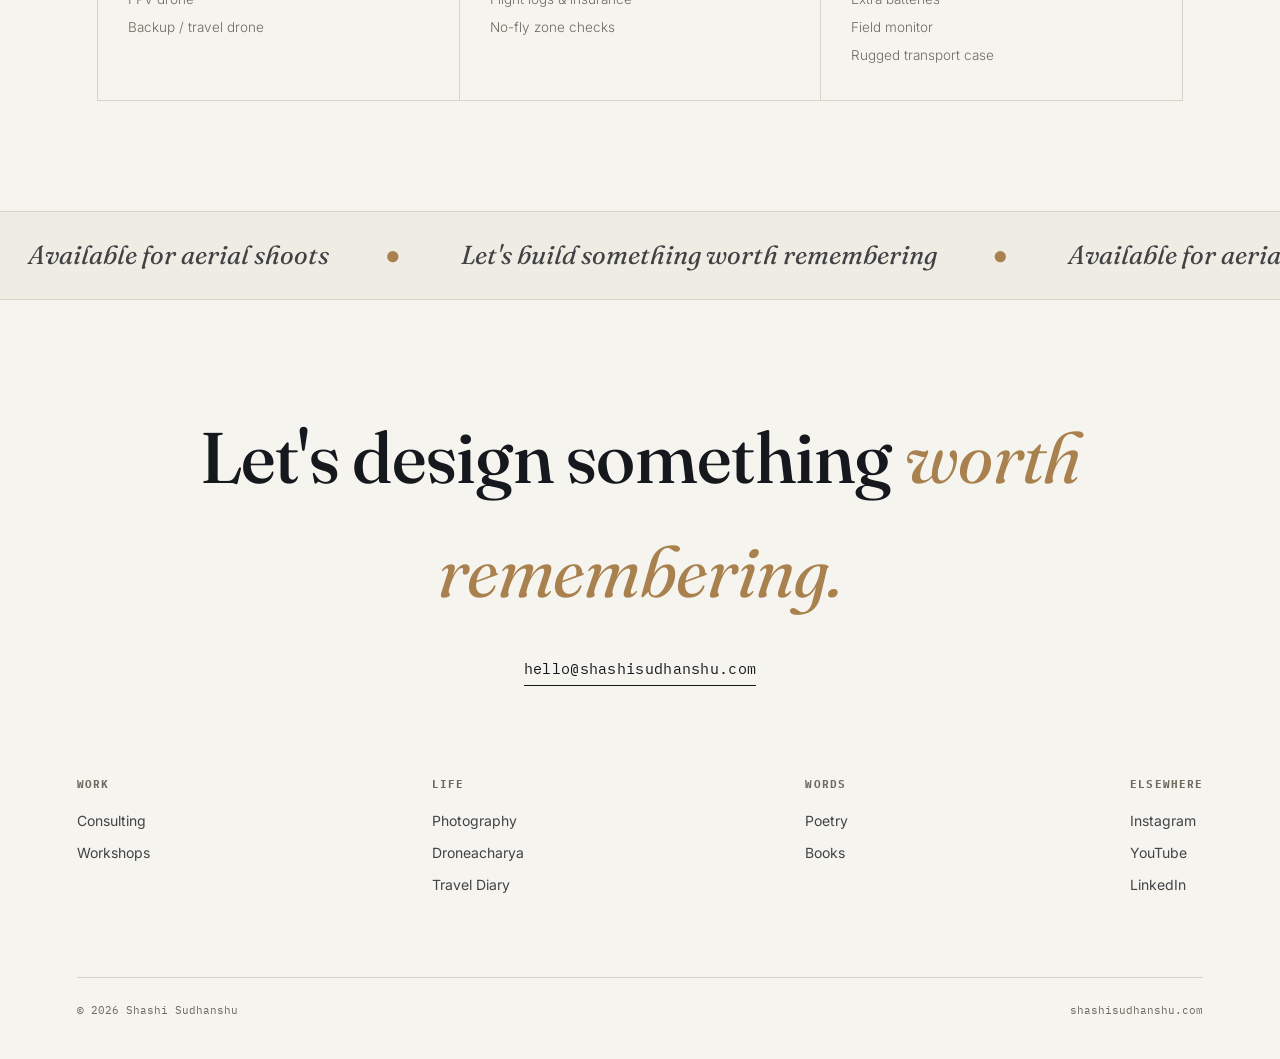
<file: droneacharya.html>
<!DOCTYPE html>
<html lang="en">
<head>
<meta charset="UTF-8">
<meta name="viewport" content="width=device-width, initial-scale=1.0">
<title>Droneacharya — Shashi Sudhanshu</title>
<link rel="stylesheet" href="style.css">
</head>
<body>

<header>
  <div class="logo"><a href="index.html">Shashi Sudhanshu</a></div>
  <nav>
    <a href="index.html">Home</a>
    <a href="photography.html">Photography</a>
    <a href="droneacharya.html" class="current">Droneacharya</a>
    <a href="travel.html">Travel</a>
    <a href="workshop.html">Workshop</a>
    <a href="poetry.html">Poetry</a>
    <a href="contact.html">Contact</a>
  </nav>
  <button class="nav-toggle">Menu</button>
</header>

<section class="page-hero dark">
  <div class="crumb"><a href="index.html">Life</a><span class="sep">/</span><a href="droneacharya.html" style="color:var(--brass-soft);">Droneacharya</a></div>
  <h1>Films from <em>above.</em></h1>
</section>

<section class="section reveal">
  <div class="wrap">
    <div class="section-head">
      <h2>Films</h2>
      <p class="section-num">Drop in your YouTube video IDs</p>
    </div>
    <div class="video-grid" id="cms-video-grid">
      <div class="video-card"><div class="bg-layer" style="background:linear-gradient(150deg,#141a20,#243043 60%,#0d141f);"></div><div class="play-btn"></div><div class="video-title">Nature — Reel 01</div></div>
      <div class="video-card"><div class="bg-layer" style="background:linear-gradient(150deg,#1a2018,#2f4a3a 60%,#0d141f);"></div><div class="play-btn"></div><div class="video-title">Travel — Reel 02</div></div>
      <div class="video-card"><div class="bg-layer" style="background:linear-gradient(150deg,#201a14,#5c3d28 60%,#0d141f);"></div><div class="play-btn"></div><div class="video-title">Commercial — Reel 03</div></div>
      <div class="video-card"><div class="bg-layer" style="background:linear-gradient(150deg,#14181f,#2a3540 60%,#0d141f);"></div><div class="play-btn"></div><div class="video-title">Industrial — Reel 04</div></div>
      <div class="video-card"><div class="bg-layer" style="background:linear-gradient(150deg,#1c1420,#4a2843 60%,#0d141f);"></div><div class="play-btn"></div><div class="video-title">FPV — Reel 05</div></div>
      <div class="video-card"><div class="bg-layer" style="background:linear-gradient(150deg,#0f1a1a,#1f4040 60%,#0d141f);"></div><div class="play-btn"></div><div class="video-title">Nature — Reel 06</div></div>
    </div>
    <p style="margin-top:22px;font-family:'IBM Plex Mono',monospace;font-size:11px;color:var(--muted);">Each card wraps a YouTube iframe when wired up — replace the background with the video thumbnail and link the play button to the embed.</p>
  </div>
</section>

<section class="section reveal" style="padding-top:0;">
  <div class="wrap">
    <div class="section-head">
      <h2>Equipment</h2>
      <p class="section-num">The fleet</p>
    </div>
    <div class="equip-grid">
      <div class="equip-card">
        <div class="cat">Drones</div>
        <h5>Aircraft</h5>
        <ul><li>Primary cinematic drone</li><li>FPV drone</li><li>Backup / travel drone</li></ul>
      </div>
      <div class="equip-card">
        <div class="cat">Licenses &amp; Safety</div>
        <h5>Compliance</h5>
        <ul><li>Remote pilot license</li><li>Flight logs &amp; insurance</li><li>No-fly zone checks</li></ul>
      </div>
      <div class="equip-card">
        <div class="cat">Accessories</div>
        <h5>Kit</h5>
        <ul><li>ND filter set</li><li>Extra batteries</li><li>Field monitor</li><li>Rugged transport case</li></ul>
      </div>
    </div>
  </div>
</section>

<div class="marquee"><div class="marquee-track">
  <span>Available for aerial shoots</span><span class="dot">●</span>
  <span>Let's build something worth remembering</span><span class="dot">●</span>
  <span>Available for aerial shoots</span><span class="dot">●</span>
  <span>Let's build something worth remembering</span><span class="dot">●</span>
</div></div>

<footer id="contact">
  <div class="foot-cta reveal">
    <h2>Let's design something <span class="serif-italic">worth remembering.</span></h2>
    <a href="mailto:hello@shashisudhanshu.com" class="email">hello@shashisudhanshu.com</a>
  </div>
  <div class="footer-grid">
    <div class="foot-col"><h5>Work</h5><a href="workshop.html">Consulting</a><a href="workshop.html">Workshops</a></div>
    <div class="foot-col"><h5>Life</h5><a href="photography.html">Photography</a><a href="droneacharya.html">Droneacharya</a><a href="travel.html">Travel Diary</a></div>
    <div class="foot-col"><h5>Words</h5><a href="poetry.html">Poetry</a><a href="poetry.html">Books</a></div>
    <div class="foot-col"><h5>Elsewhere</h5><a href="#">Instagram</a><a href="#">YouTube</a><a href="#">LinkedIn</a></div>
  </div>
  <div class="foot-bottom"><span>© 2026 Shashi Sudhanshu</span><span>shashisudhanshu.com</span></div>
</footer>

<script src="site.js"></script>
<script src="cms-loader.js" data-page="droneacharya"></script>
</body>
</html>
</file>
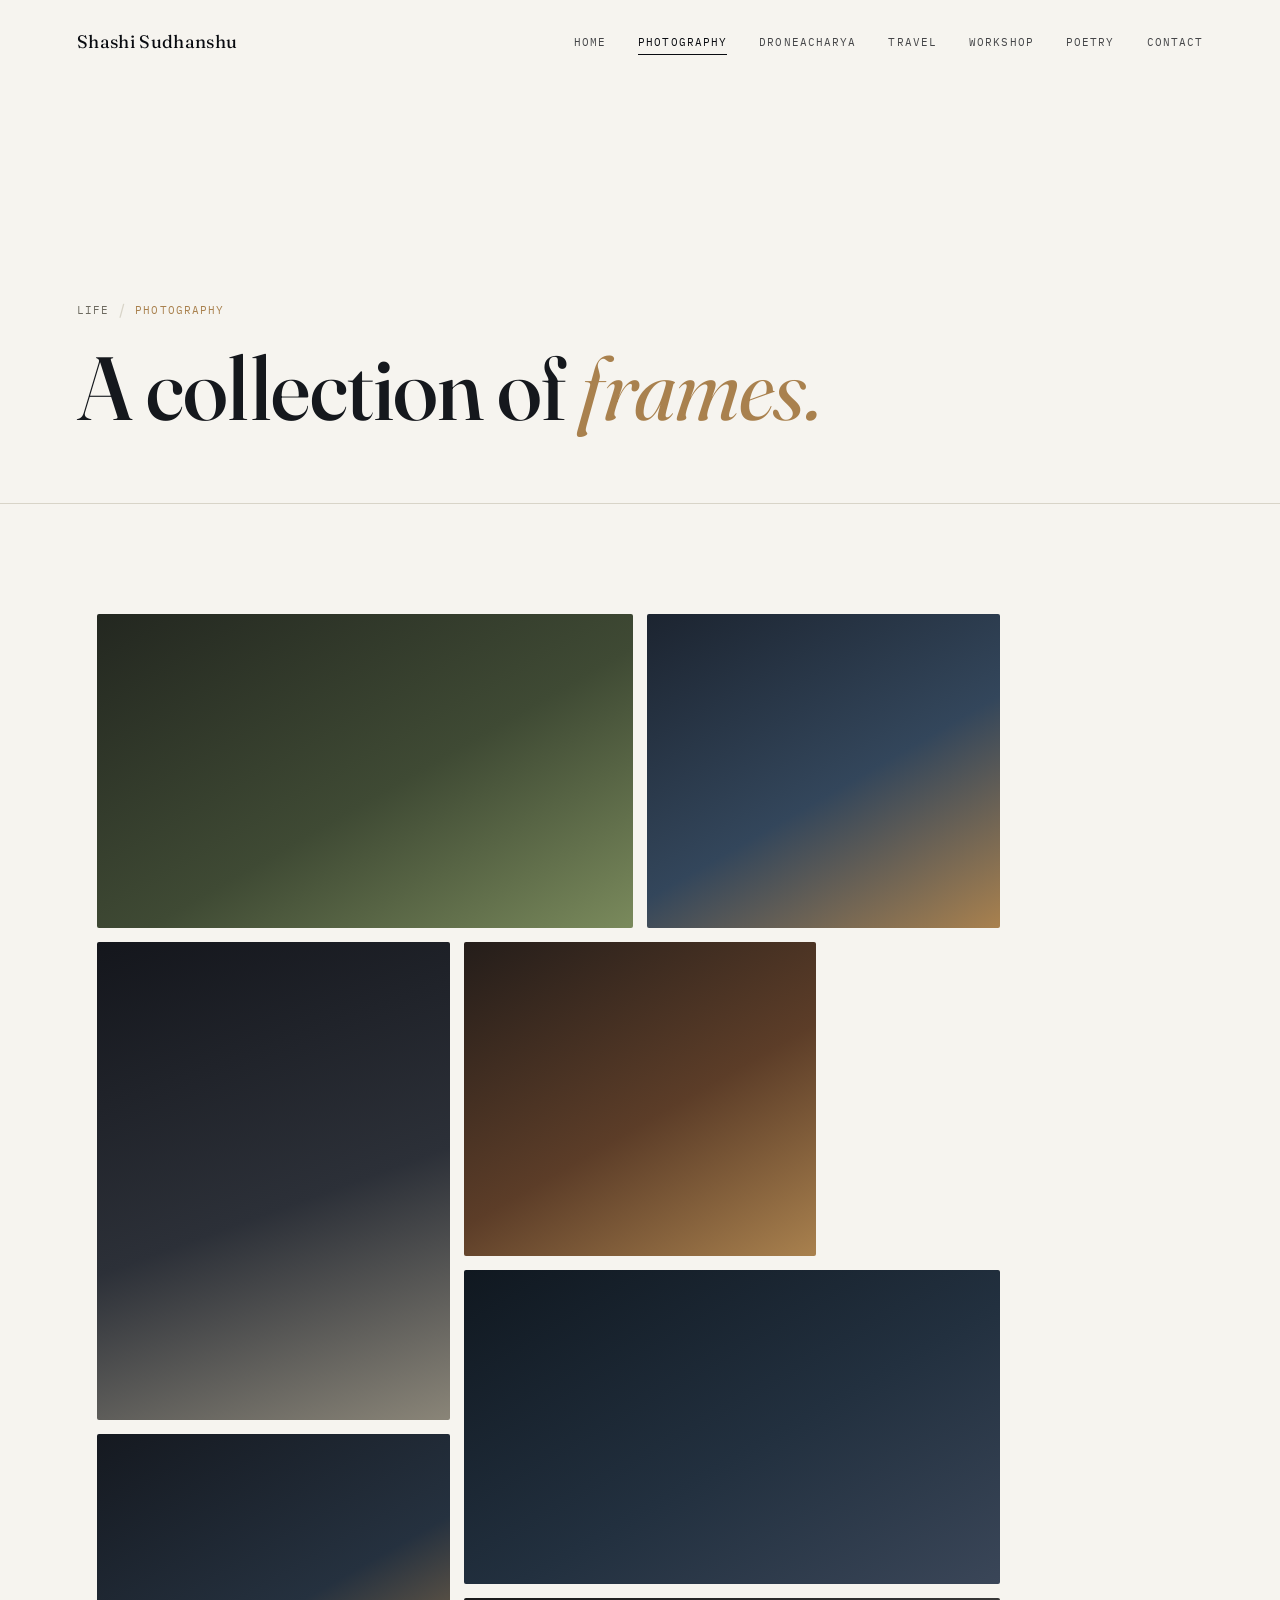
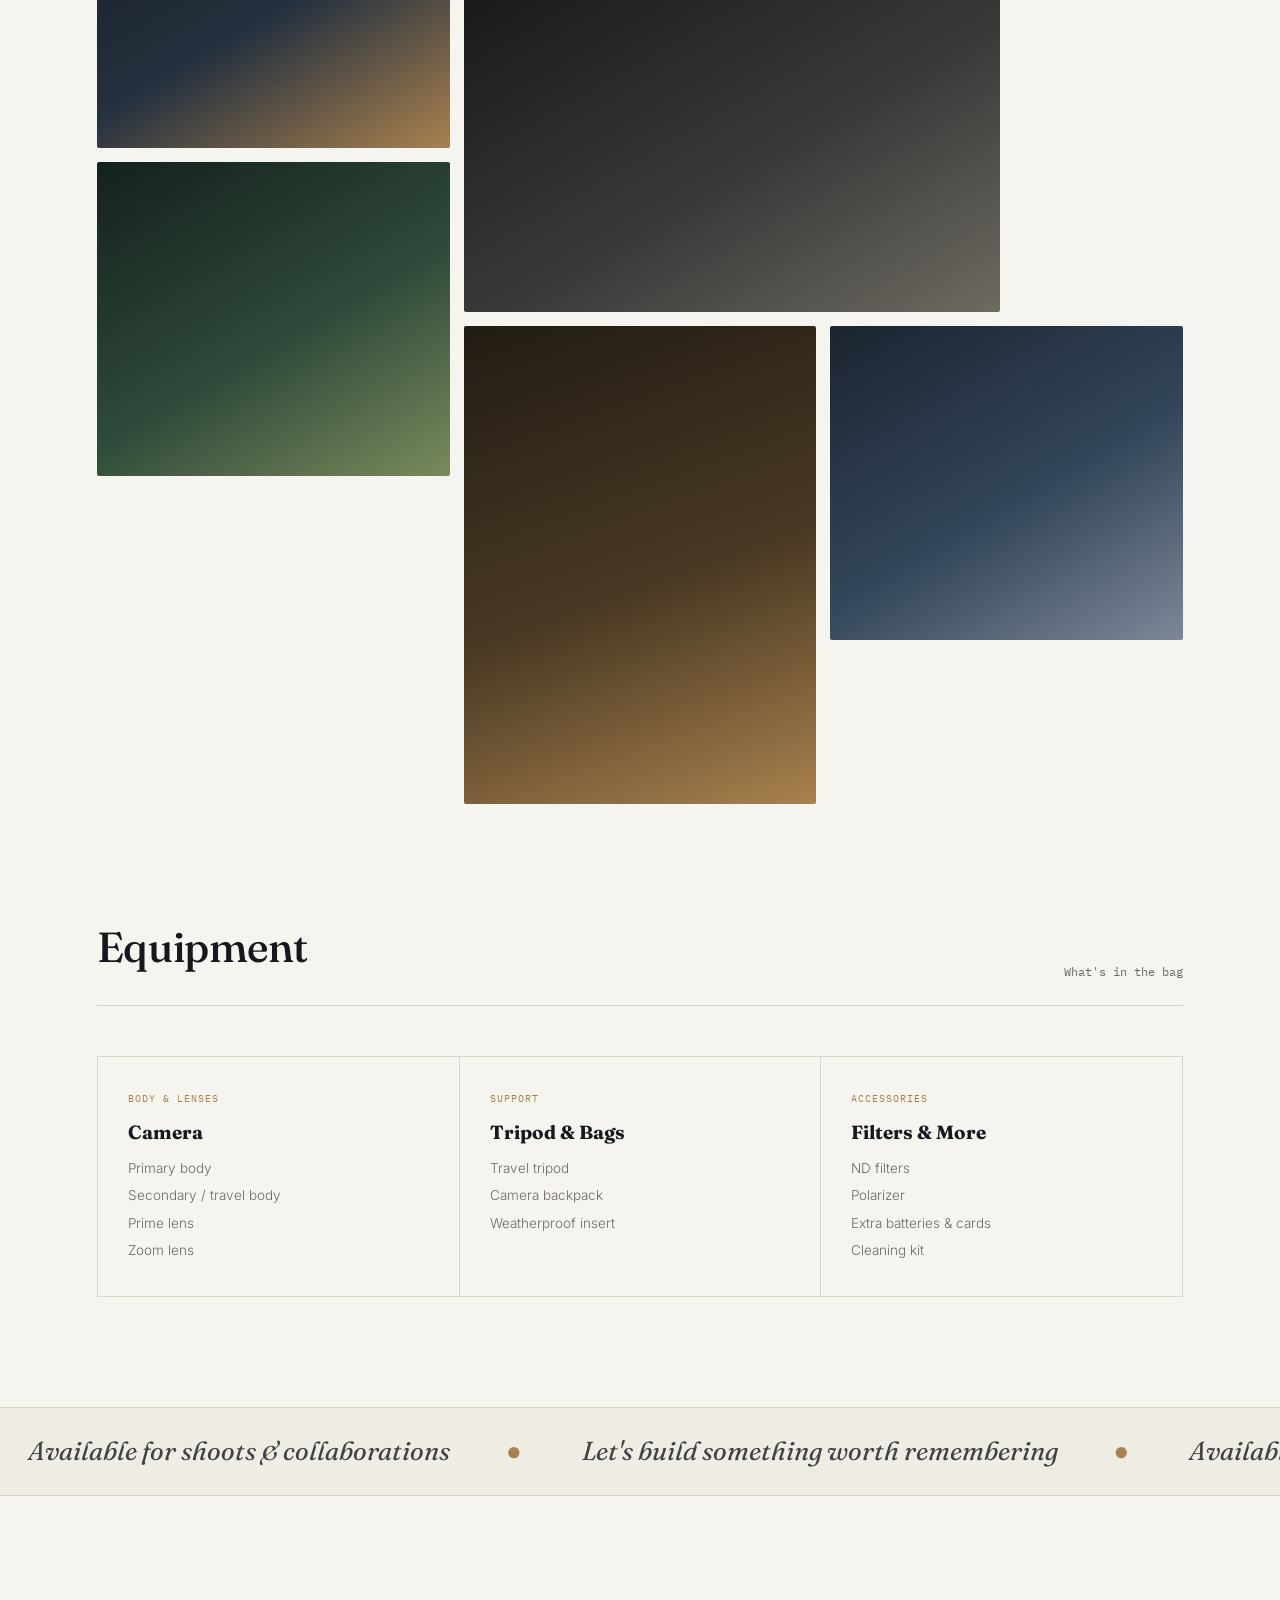
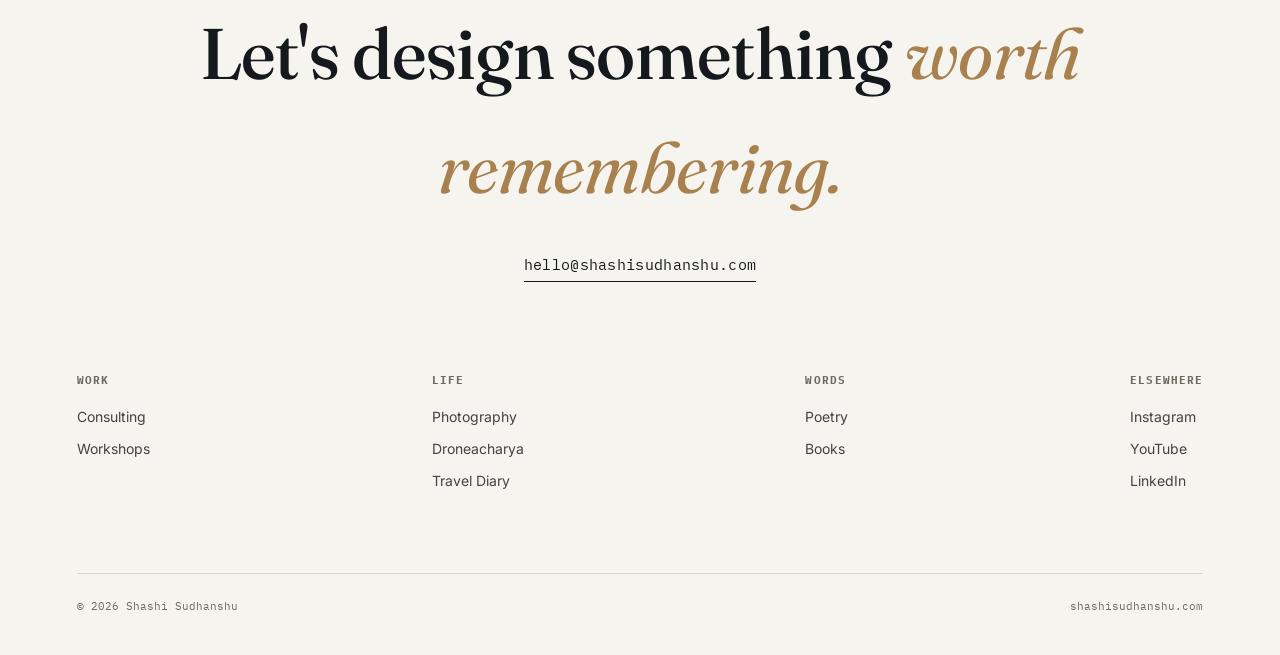
<file: photography.html>
<!DOCTYPE html>
<html lang="en">
<head>
<meta charset="UTF-8">
<meta name="viewport" content="width=device-width, initial-scale=1.0">
<title>Photography — Shashi Sudhanshu</title>
<link rel="stylesheet" href="style.css">
</head>
<body>

<header>
  <div class="logo"><a href="index.html">Shashi Sudhanshu</a></div>
  <nav>
    <a href="index.html">Home</a>
    <a href="photography.html" class="current">Photography</a>
    <a href="droneacharya.html">Droneacharya</a>
    <a href="travel.html">Travel</a>
    <a href="workshop.html">Workshop</a>
    <a href="poetry.html">Poetry</a>
    <a href="contact.html">Contact</a>
  </nav>
  <button class="nav-toggle">Menu</button>
</header>

<section class="page-hero">
  <div class="crumb"><a href="index.html">Life</a><span class="sep">/</span><a href="photography.html" class="current" style="color:var(--brass);">Photography</a></div>
  <h1>A collection of <em>frames.</em></h1>
</section>

<section class="section reveal">
  <div class="wrap">
    <div class="gallery" id="cms-gallery">
      <div class="g-tile g-wide" style="background:linear-gradient(150deg,#232720,#3f4a34 55%,#7a8a5c);"><div class="cap">Monsoon — Mumbai</div></div>
      <div class="g-tile g-sq" style="background:linear-gradient(150deg,#1c2430,#33465b 55%,#a9814e);"><div class="cap">Portrait — Study I</div></div>
      <div class="g-tile g-tall" style="background:linear-gradient(160deg,#14161c,#2c3038 55%,#8a8578);"><div class="cap">Street — Crossing</div></div>
      <div class="g-tile g-sq" style="background:linear-gradient(150deg,#241d1a,#5c3d28 55%,#a9814e);"><div class="cap">Architecture — Facade</div></div>
      <div class="g-tile g-wide" style="background:linear-gradient(150deg,#101820,#22303f 55%,#3a4658);"><div class="cap">Landscape — Ghats</div></div>
      <div class="g-tile g-sq" style="background:linear-gradient(150deg,#151920,#25313f 55%,#a9814e);"><div class="cap">Night — Skyline</div></div>
      <div class="g-tile g-wide" style="background:linear-gradient(150deg,#1a1a1a,#3a3a3a 55%,#6d6a60);"><div class="cap">Black &amp; White — Portrait</div></div>
      <div class="g-tile g-sq" style="background:linear-gradient(150deg,#14211c,#2f4a3a 55%,#7a8a5c);"><div class="cap">Wildlife — Western Ghats</div></div>
      <div class="g-tile g-tall" style="background:linear-gradient(160deg,#221c14,#4a3a24 55%,#a9814e);"><div class="cap">Street — Market</div></div>
      <div class="g-tile g-sq" style="background:linear-gradient(150deg,#1c2430,#33465b 55%,#7d8797);"><div class="cap">Minimalism — Study II</div></div>
    </div>
  </div>
</section>

<section class="section reveal" style="padding-top:0;">
  <div class="wrap">
    <div class="section-head">
      <h2>Equipment</h2>
      <p class="section-num">What's in the bag</p>
    </div>
    <div class="equip-grid">
      <div class="equip-card">
        <div class="cat">Body &amp; Lenses</div>
        <h5>Camera</h5>
        <ul><li>Primary body</li><li>Secondary / travel body</li><li>Prime lens</li><li>Zoom lens</li></ul>
      </div>
      <div class="equip-card">
        <div class="cat">Support</div>
        <h5>Tripod &amp; Bags</h5>
        <ul><li>Travel tripod</li><li>Camera backpack</li><li>Weatherproof insert</li></ul>
      </div>
      <div class="equip-card">
        <div class="cat">Accessories</div>
        <h5>Filters &amp; More</h5>
        <ul><li>ND filters</li><li>Polarizer</li><li>Extra batteries &amp; cards</li><li>Cleaning kit</li></ul>
      </div>
    </div>
  </div>
</section>

<div class="marquee"><div class="marquee-track">
  <span>Available for shoots &amp; collaborations</span><span class="dot">●</span>
  <span>Let's build something worth remembering</span><span class="dot">●</span>
  <span>Available for shoots &amp; collaborations</span><span class="dot">●</span>
  <span>Let's build something worth remembering</span><span class="dot">●</span>
</div></div>

<footer id="contact">
  <div class="foot-cta reveal">
    <h2>Let's design something <span class="serif-italic">worth remembering.</span></h2>
    <a href="mailto:hello@shashisudhanshu.com" class="email">hello@shashisudhanshu.com</a>
  </div>
  <div class="footer-grid">
    <div class="foot-col"><h5>Work</h5><a href="workshop.html">Consulting</a><a href="workshop.html">Workshops</a></div>
    <div class="foot-col"><h5>Life</h5><a href="photography.html">Photography</a><a href="droneacharya.html">Droneacharya</a><a href="travel.html">Travel Diary</a></div>
    <div class="foot-col"><h5>Words</h5><a href="poetry.html">Poetry</a><a href="poetry.html">Books</a></div>
    <div class="foot-col"><h5>Elsewhere</h5><a href="#">Instagram</a><a href="#">YouTube</a><a href="#">LinkedIn</a></div>
  </div>
  <div class="foot-bottom"><span>© 2026 Shashi Sudhanshu</span><span>shashisudhanshu.com</span></div>
</footer>

<script src="site.js"></script>
<script src="cms-loader.js" data-page="photography"></script>
</body>
</html>
</file>
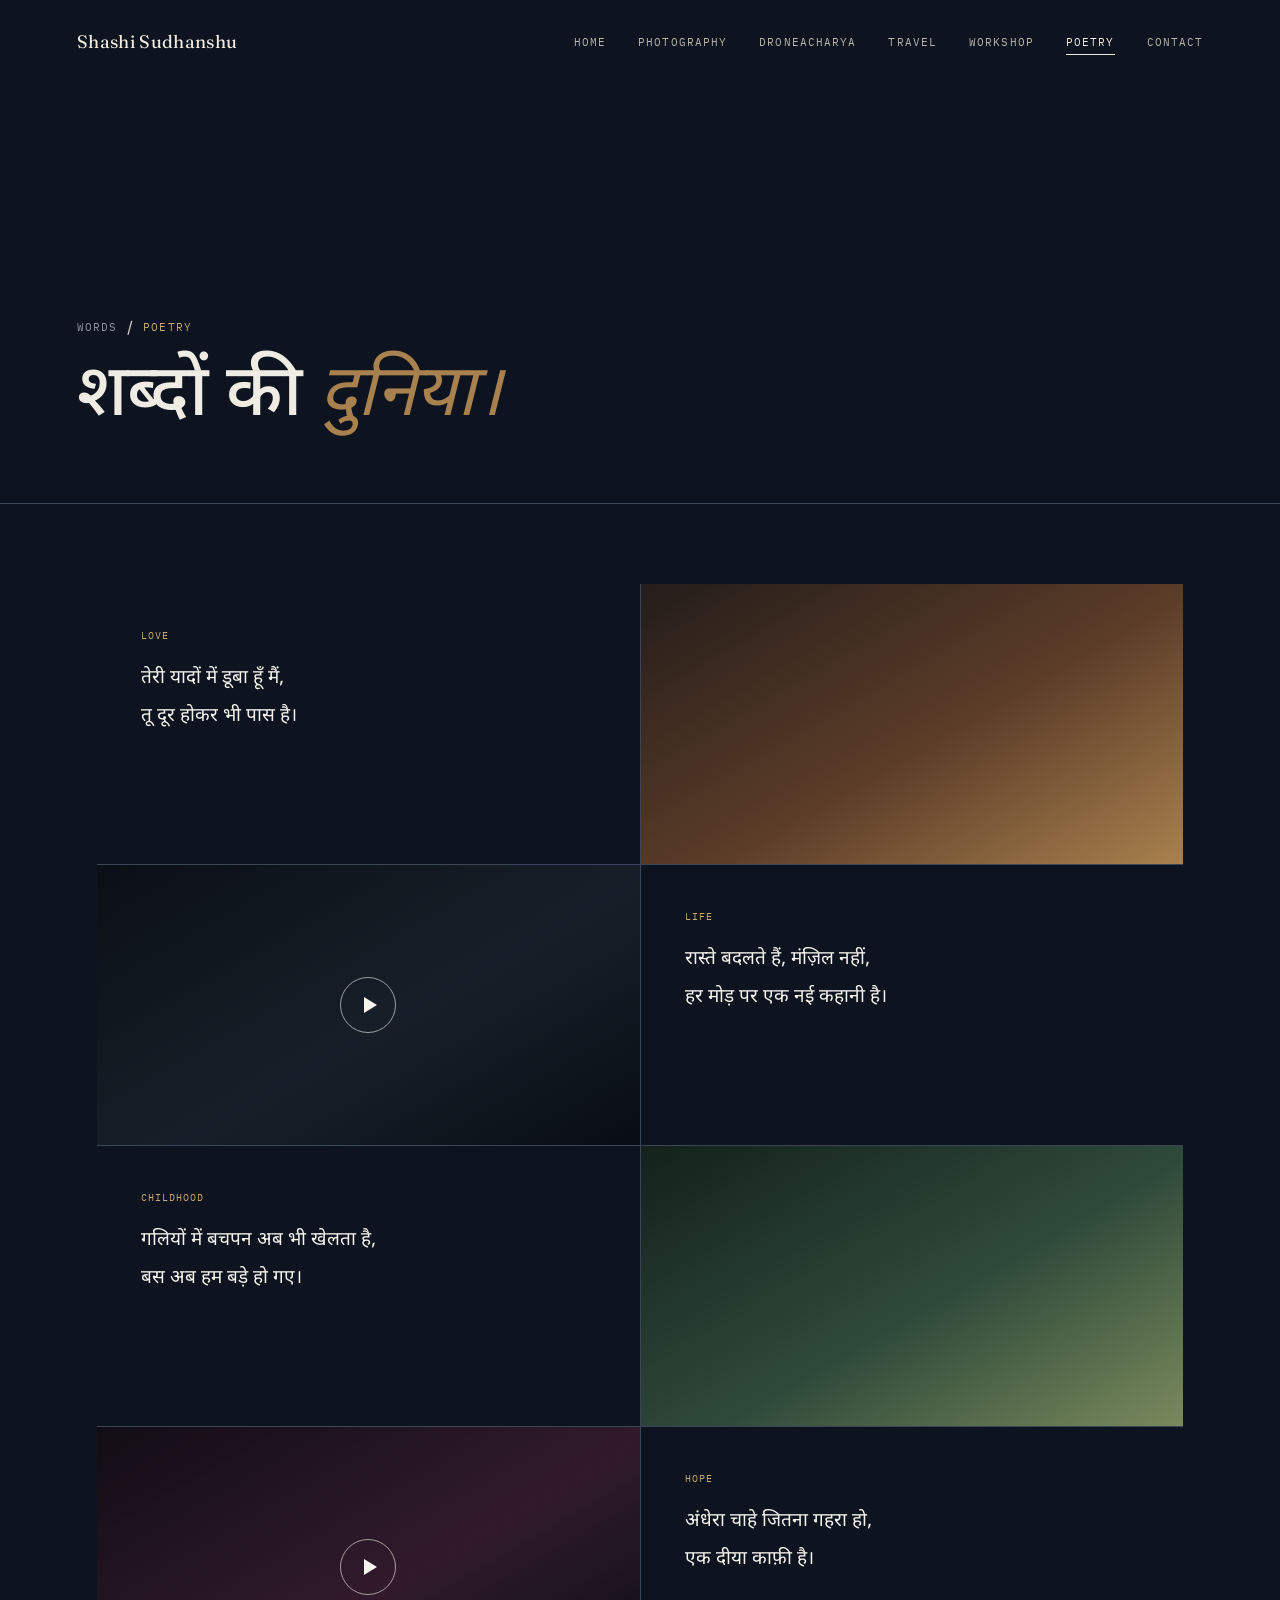
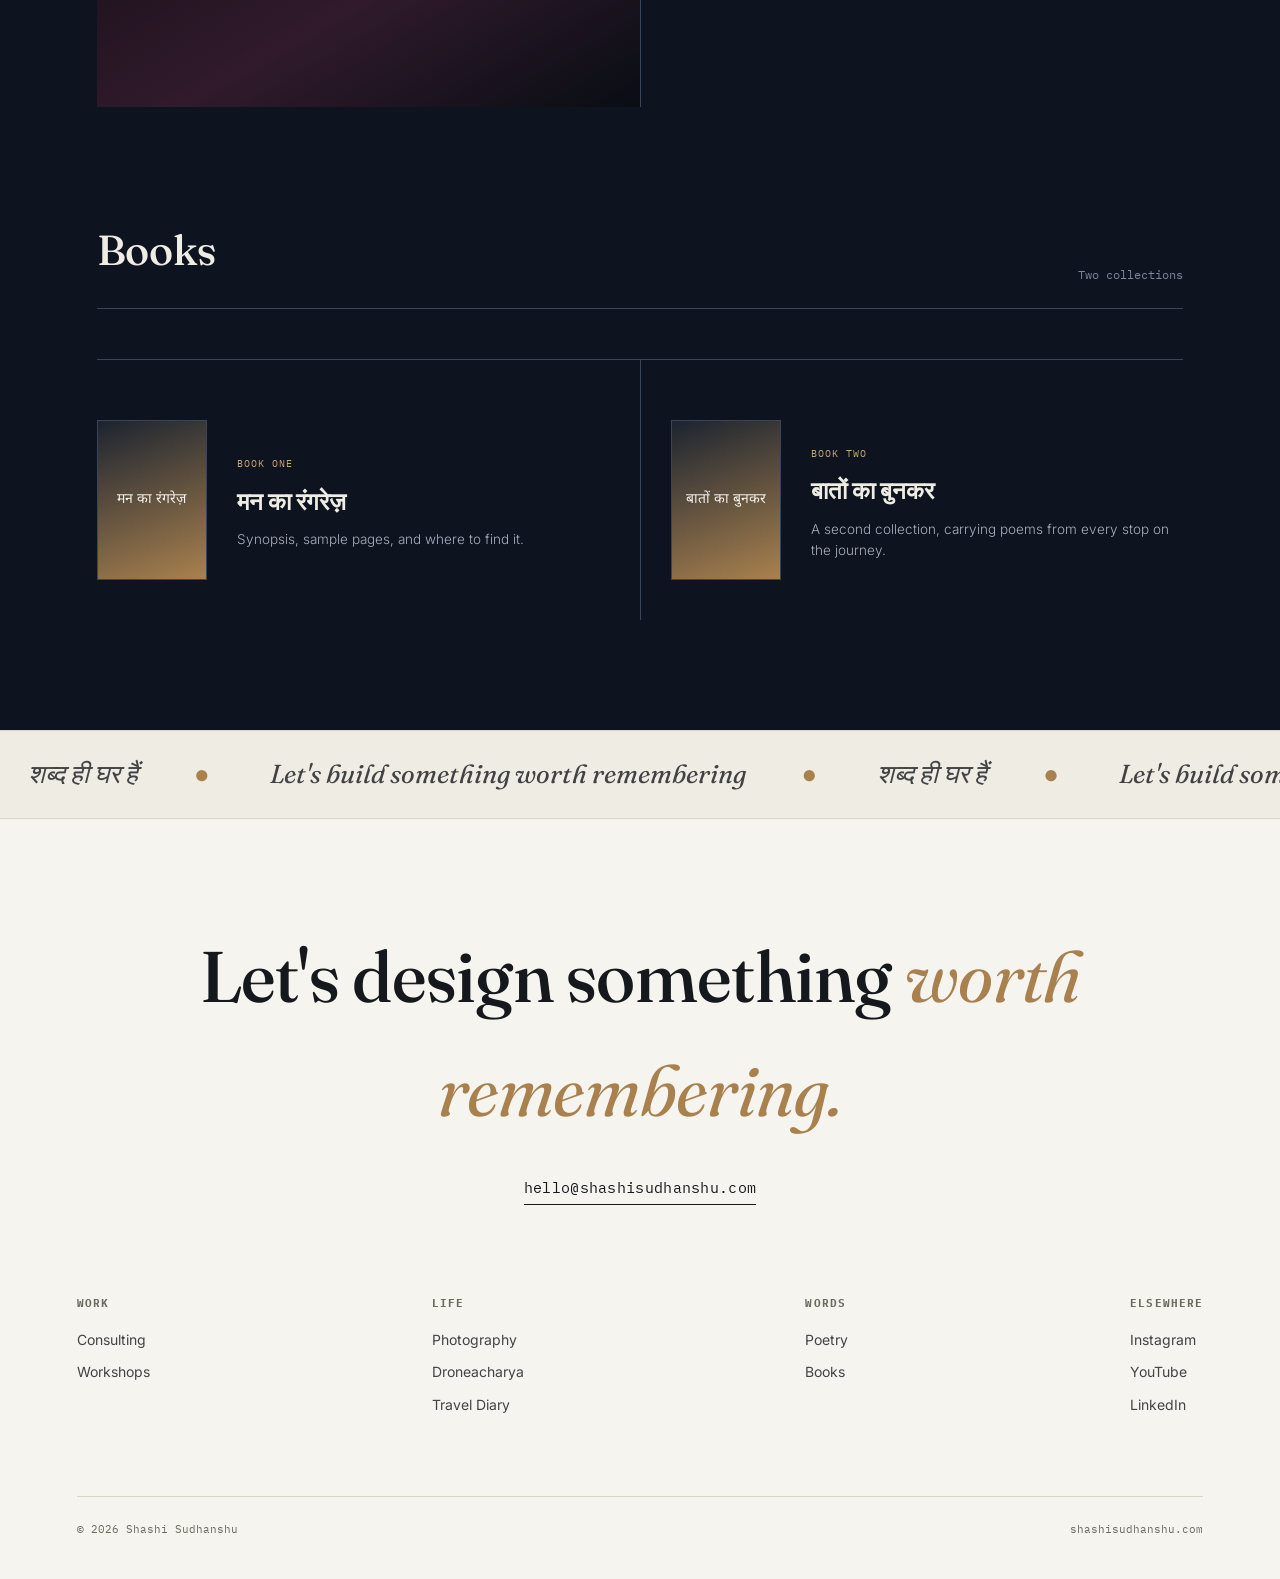
<file: poetry.html>
<!DOCTYPE html>
<html lang="en">
<head>
<meta charset="UTF-8">
<meta name="viewport" content="width=device-width, initial-scale=1.0">
<title>Poetry — Shashi Sudhanshu</title>
<link rel="stylesheet" href="style.css">
</head>
<body>

<header>
  <div class="logo"><a href="index.html">Shashi Sudhanshu</a></div>
  <nav>
    <a href="index.html">Home</a>
    <a href="photography.html">Photography</a>
    <a href="droneacharya.html">Droneacharya</a>
    <a href="travel.html">Travel</a>
    <a href="workshop.html">Workshop</a>
    <a href="poetry.html" class="current">Poetry</a>
    <a href="contact.html">Contact</a>
  </nav>
  <button class="nav-toggle">Menu</button>
</header>

<section class="page-hero dark">
  <div class="crumb"><a href="index.html">Words</a><span class="sep">/</span><a href="poetry.html" style="color:var(--brass-soft);">Poetry</a></div>
  <h1 style="font-family:'Noto Sans Devanagari','Fraunces',serif;font-size:clamp(34px,6vw,72px);">शब्दों की <em>दुनिया।</em></h1>
</section>

<section class="section reveal" style="background:var(--navy);padding-top:80px;">
  <div class="wrap">
    <div class="poem-grid" id="cms-poem-grid">
      <div class="poem-card">
        <div class="cat">Love</div>
        <p class="poem-hindi">तेरी यादों में डूबा हूँ मैं,<br>तू दूर होकर भी पास है।</p>
      </div>
      <div class="poem-card img"><div class="bg-layer" style="background:linear-gradient(150deg,#241d1a,#5c3d28 55%,#a9814e);"></div></div>
      <div class="poem-card video"><div class="bg-layer" style="background:linear-gradient(150deg,#101820,#22303f 55%,#0d141f);"></div><div class="play-btn" style="position:relative;z-index:2;"></div></div>
      <div class="poem-card">
        <div class="cat">Life</div>
        <p class="poem-hindi">रास्ते बदलते हैं, मंज़िल नहीं,<br>हर मोड़ पर एक नई कहानी है।</p>
      </div>
      <div class="poem-card">
        <div class="cat">Childhood</div>
        <p class="poem-hindi">गलियों में बचपन अब भी खेलता है,<br>बस अब हम बड़े हो गए।</p>
      </div>
      <div class="poem-card img"><div class="bg-layer" style="background:linear-gradient(150deg,#14211c,#2f4a3a 55%,#7a8a5c);"></div></div>
      <div class="poem-card video"><div class="bg-layer" style="background:linear-gradient(150deg,#1c1420,#4a2843 55%,#0d141f);"></div><div class="play-btn" style="position:relative;z-index:2;"></div></div>
      <div class="poem-card">
        <div class="cat">Hope</div>
        <p class="poem-hindi">अंधेरा चाहे जितना गहरा हो,<br>एक दीया काफ़ी है।</p>
      </div>
    </div>
  </div>
</section>

<section class="section reveal" style="background:var(--navy);color:#efece4;padding-top:0;">
  <div class="wrap">
    <div class="section-head" style="border-bottom-color:var(--navy-line);">
      <h2 style="color:#efece4;">Books</h2>
      <p class="section-num" style="color:#7d8797;">Two collections</p>
    </div>
    <div class="books-showcase" style="border-top:1px solid var(--navy-line);display:grid;grid-template-columns:1fr 1fr;">
      <div class="book" style="padding:60px 10px 40px 0;display:flex;gap:30px;align-items:center;">
        <div class="book-cover" id="cms-book-one-cover" style="width:110px;height:160px;flex:none;background:linear-gradient(160deg,#1c2430,#a9814e);border:1px solid var(--navy-line);display:flex;align-items:center;justify-content:center;font-family:'Noto Sans Devanagari','Fraunces',serif;color:#f6f4ef;font-size:14px;text-align:center;padding:10px;">मन का रंगरेज़</div>
        <div>
          <span class="cat" style="font-family:'IBM Plex Mono',monospace;font-size:10px;color:var(--brass-soft);letter-spacing:.1em;text-transform:uppercase;">Book One</span>
          <h4 style="font-family:'Fraunces',serif;font-size:24px;margin:8px 0;">मन का रंगरेज़</h4>
          <p style="color:#a9b0bd;font-size:13.5px;font-weight:300;">Synopsis, sample pages, and where to find it.</p>
        </div>
      </div>
      <div class="book" style="padding:60px 0 40px 30px;display:flex;gap:30px;align-items:center;border-left:1px solid var(--navy-line);">
        <div class="book-cover" id="cms-book-two-cover" style="width:110px;height:160px;flex:none;background:linear-gradient(160deg,#1c2430,#a9814e);border:1px solid var(--navy-line);display:flex;align-items:center;justify-content:center;font-family:'Noto Sans Devanagari','Fraunces',serif;color:#f6f4ef;font-size:14px;text-align:center;padding:10px;">बातों का बुनकर</div>
        <div>
          <span class="cat" style="font-family:'IBM Plex Mono',monospace;font-size:10px;color:var(--brass-soft);letter-spacing:.1em;text-transform:uppercase;">Book Two</span>
          <h4 style="font-family:'Fraunces',serif;font-size:24px;margin:8px 0;">बातों का बुनकर</h4>
          <p style="color:#a9b0bd;font-size:13.5px;font-weight:300;">A second collection, carrying poems from every stop on the journey.</p>
        </div>
      </div>
    </div>
  </div>
</section>

<div class="marquee"><div class="marquee-track">
  <span>शब्द ही घर हैं</span><span class="dot">●</span>
  <span>Let's build something worth remembering</span><span class="dot">●</span>
  <span>शब्द ही घर हैं</span><span class="dot">●</span>
  <span>Let's build something worth remembering</span><span class="dot">●</span>
</div></div>

<footer id="contact">
  <div class="foot-cta reveal">
    <h2>Let's design something <span class="serif-italic">worth remembering.</span></h2>
    <a href="mailto:hello@shashisudhanshu.com" class="email">hello@shashisudhanshu.com</a>
  </div>
  <div class="footer-grid">
    <div class="foot-col"><h5>Work</h5><a href="workshop.html">Consulting</a><a href="workshop.html">Workshops</a></div>
    <div class="foot-col"><h5>Life</h5><a href="photography.html">Photography</a><a href="droneacharya.html">Droneacharya</a><a href="travel.html">Travel Diary</a></div>
    <div class="foot-col"><h5>Words</h5><a href="poetry.html">Poetry</a><a href="poetry.html">Books</a></div>
    <div class="foot-col"><h5>Elsewhere</h5><a href="#">Instagram</a><a href="#">YouTube</a><a href="#">LinkedIn</a></div>
  </div>
  <div class="foot-bottom"><span>© 2026 Shashi Sudhanshu</span><span>shashisudhanshu.com</span></div>
</footer>

<script src="site.js"></script>
<script src="cms-loader.js" data-page="poetry"></script>
</body>
</html>
</file>
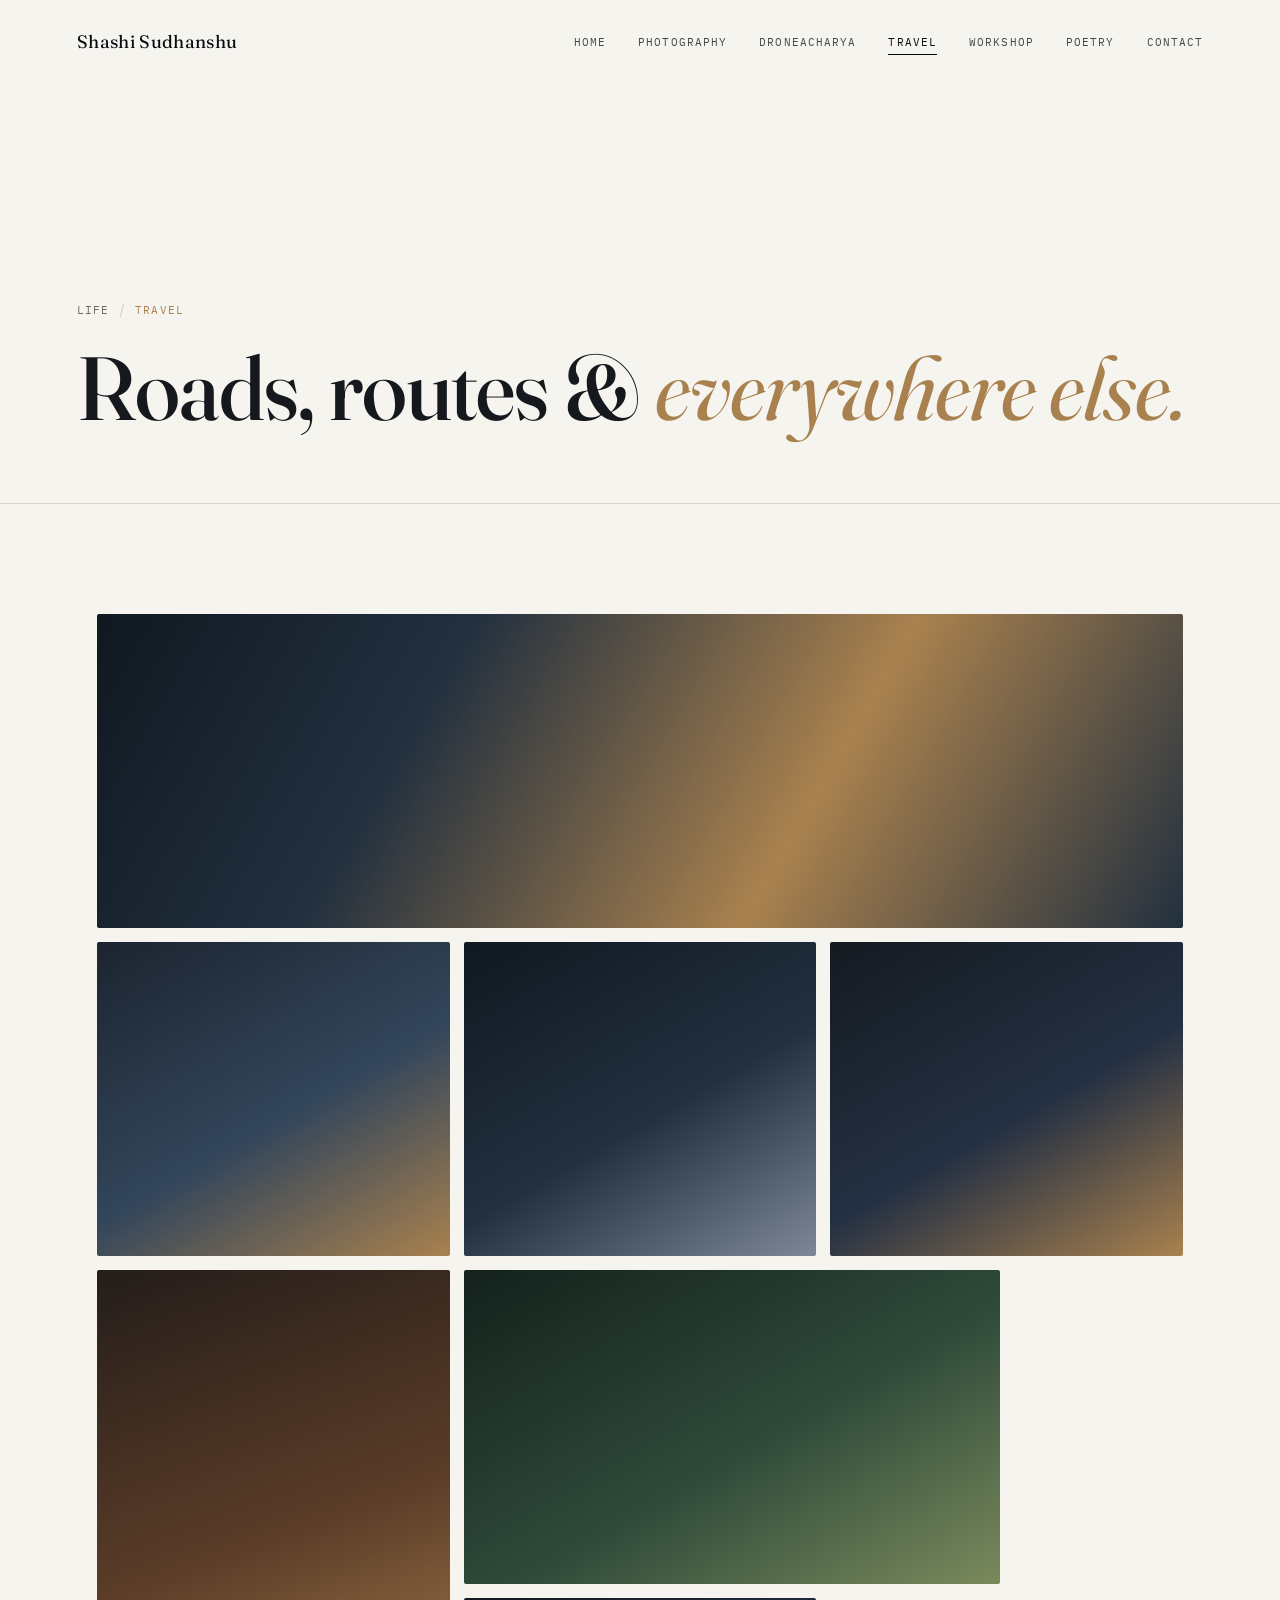
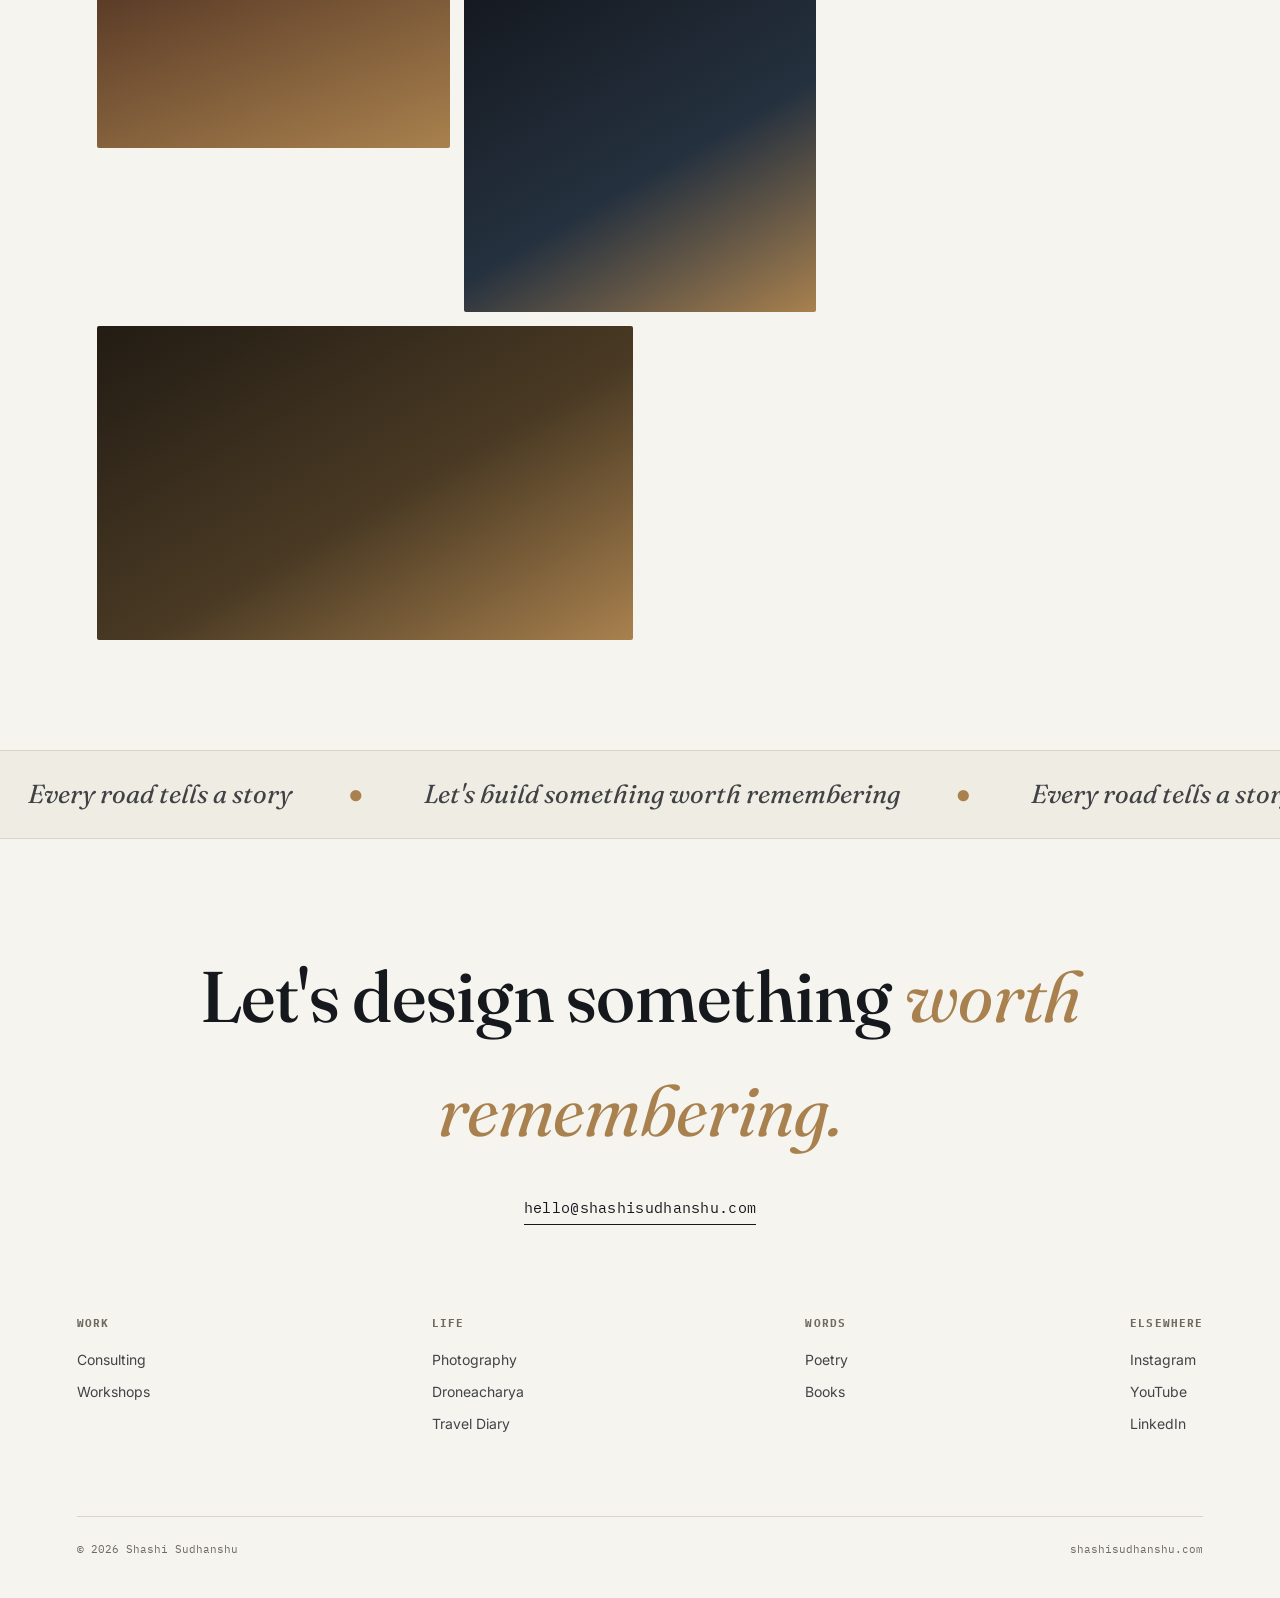
<file: travel.html>
<!DOCTYPE html>
<html lang="en">
<head>
<meta charset="UTF-8">
<meta name="viewport" content="width=device-width, initial-scale=1.0">
<title>Travel — Shashi Sudhanshu</title>
<link rel="stylesheet" href="style.css">
</head>
<body>

<header>
  <div class="logo"><a href="index.html">Shashi Sudhanshu</a></div>
  <nav>
    <a href="index.html">Home</a>
    <a href="photography.html">Photography</a>
    <a href="droneacharya.html">Droneacharya</a>
    <a href="travel.html" class="current">Travel</a>
    <a href="workshop.html">Workshop</a>
    <a href="poetry.html">Poetry</a>
    <a href="contact.html">Contact</a>
  </nav>
  <button class="nav-toggle">Menu</button>
</header>

<section class="page-hero">
  <div class="crumb"><a href="index.html">Life</a><span class="sep">/</span><a href="travel.html" style="color:var(--brass);">Travel</a></div>
  <h1>Roads, routes &amp; <em>everywhere else.</em></h1>
</section>

<section class="section reveal">
  <div class="wrap">
    <div class="gallery" id="cms-gallery">
      <div class="g-tile g-full" style="background:linear-gradient(120deg,#101820 0%,#22303f 30%,#a9814e 65%,#22303f 100%);"><div class="cap">Iron 883 — Coastal Highway</div></div>
      <div class="g-tile g-sq" style="background:linear-gradient(150deg,#1c2430,#33465b 55%,#a9814e);"><div class="cap">London</div></div>
      <div class="g-tile g-sq" style="background:linear-gradient(150deg,#101820,#22303f 55%,#7d8797);"><div class="cap">Copenhagen</div></div>
      <div class="g-tile g-sq" style="background:linear-gradient(150deg,#141a20,#243043 55%,#a9814e);"><div class="cap">New York</div></div>
      <div class="g-tile g-tall" style="background:linear-gradient(160deg,#241d1a,#5c3d28 55%,#a9814e);"><div class="cap">Himalayan Roads</div></div>
      <div class="g-tile g-wide" style="background:linear-gradient(150deg,#14211c,#2f4a3a 55%,#7a8a5c);"><div class="cap">Western Ghats — Ride Journal</div></div>
      <div class="g-tile g-sq" style="background:linear-gradient(150deg,#151920,#25313f 55%,#a9814e);"><div class="cap">Desert Crossing</div></div>
      <div class="g-tile g-wide" style="background:linear-gradient(150deg,#221c14,#4a3a24 55%,#a9814e);"><div class="cap">Local Food, Local Roads</div></div>
    </div>
  </div>
</section>

<div class="marquee"><div class="marquee-track">
  <span>Every road tells a story</span><span class="dot">●</span>
  <span>Let's build something worth remembering</span><span class="dot">●</span>
  <span>Every road tells a story</span><span class="dot">●</span>
  <span>Let's build something worth remembering</span><span class="dot">●</span>
</div></div>

<footer id="contact">
  <div class="foot-cta reveal">
    <h2>Let's design something <span class="serif-italic">worth remembering.</span></h2>
    <a href="mailto:hello@shashisudhanshu.com" class="email">hello@shashisudhanshu.com</a>
  </div>
  <div class="footer-grid">
    <div class="foot-col"><h5>Work</h5><a href="workshop.html">Consulting</a><a href="workshop.html">Workshops</a></div>
    <div class="foot-col"><h5>Life</h5><a href="photography.html">Photography</a><a href="droneacharya.html">Droneacharya</a><a href="travel.html">Travel Diary</a></div>
    <div class="foot-col"><h5>Words</h5><a href="poetry.html">Poetry</a><a href="poetry.html">Books</a></div>
    <div class="foot-col"><h5>Elsewhere</h5><a href="#">Instagram</a><a href="#">YouTube</a><a href="#">LinkedIn</a></div>
  </div>
  <div class="foot-bottom"><span>© 2026 Shashi Sudhanshu</span><span>shashisudhanshu.com</span></div>
</footer>

<script src="site.js"></script>
<script src="cms-loader.js" data-page="travel"></script>
</body>
</html>
</file>
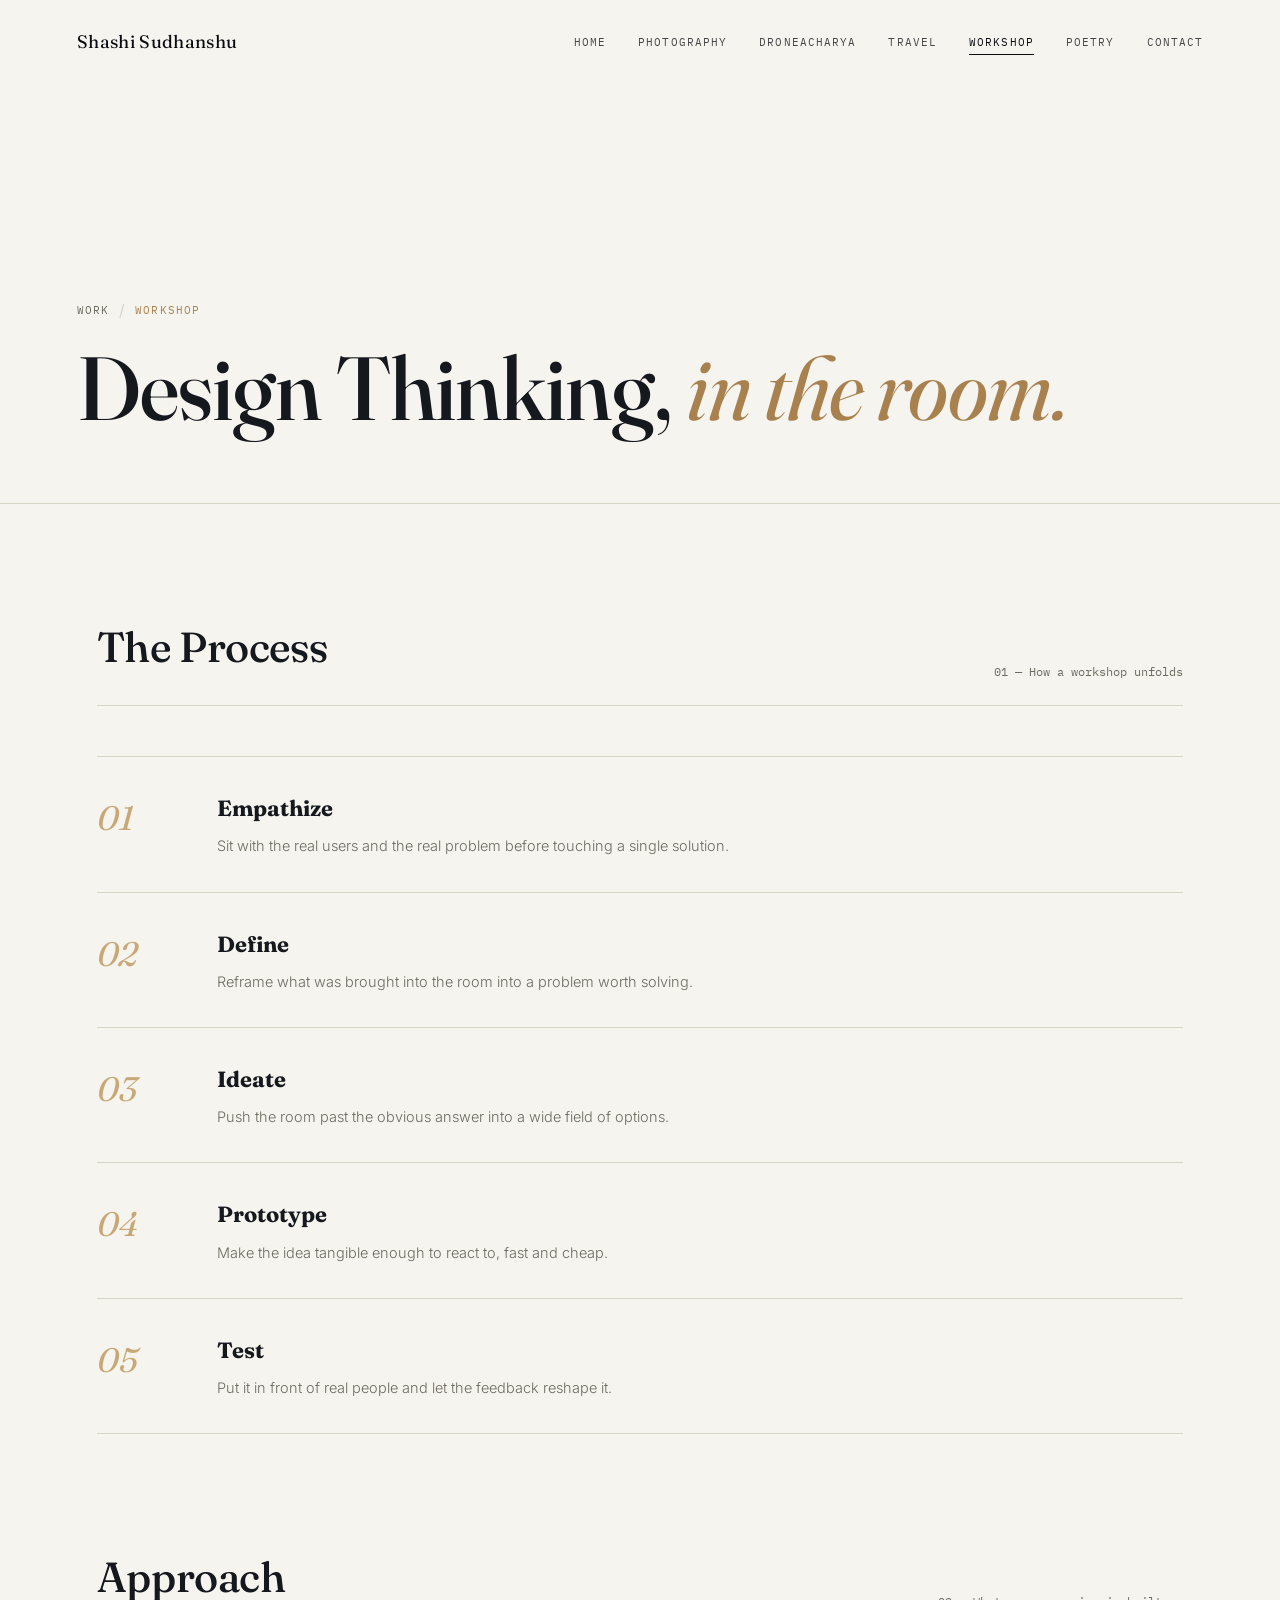
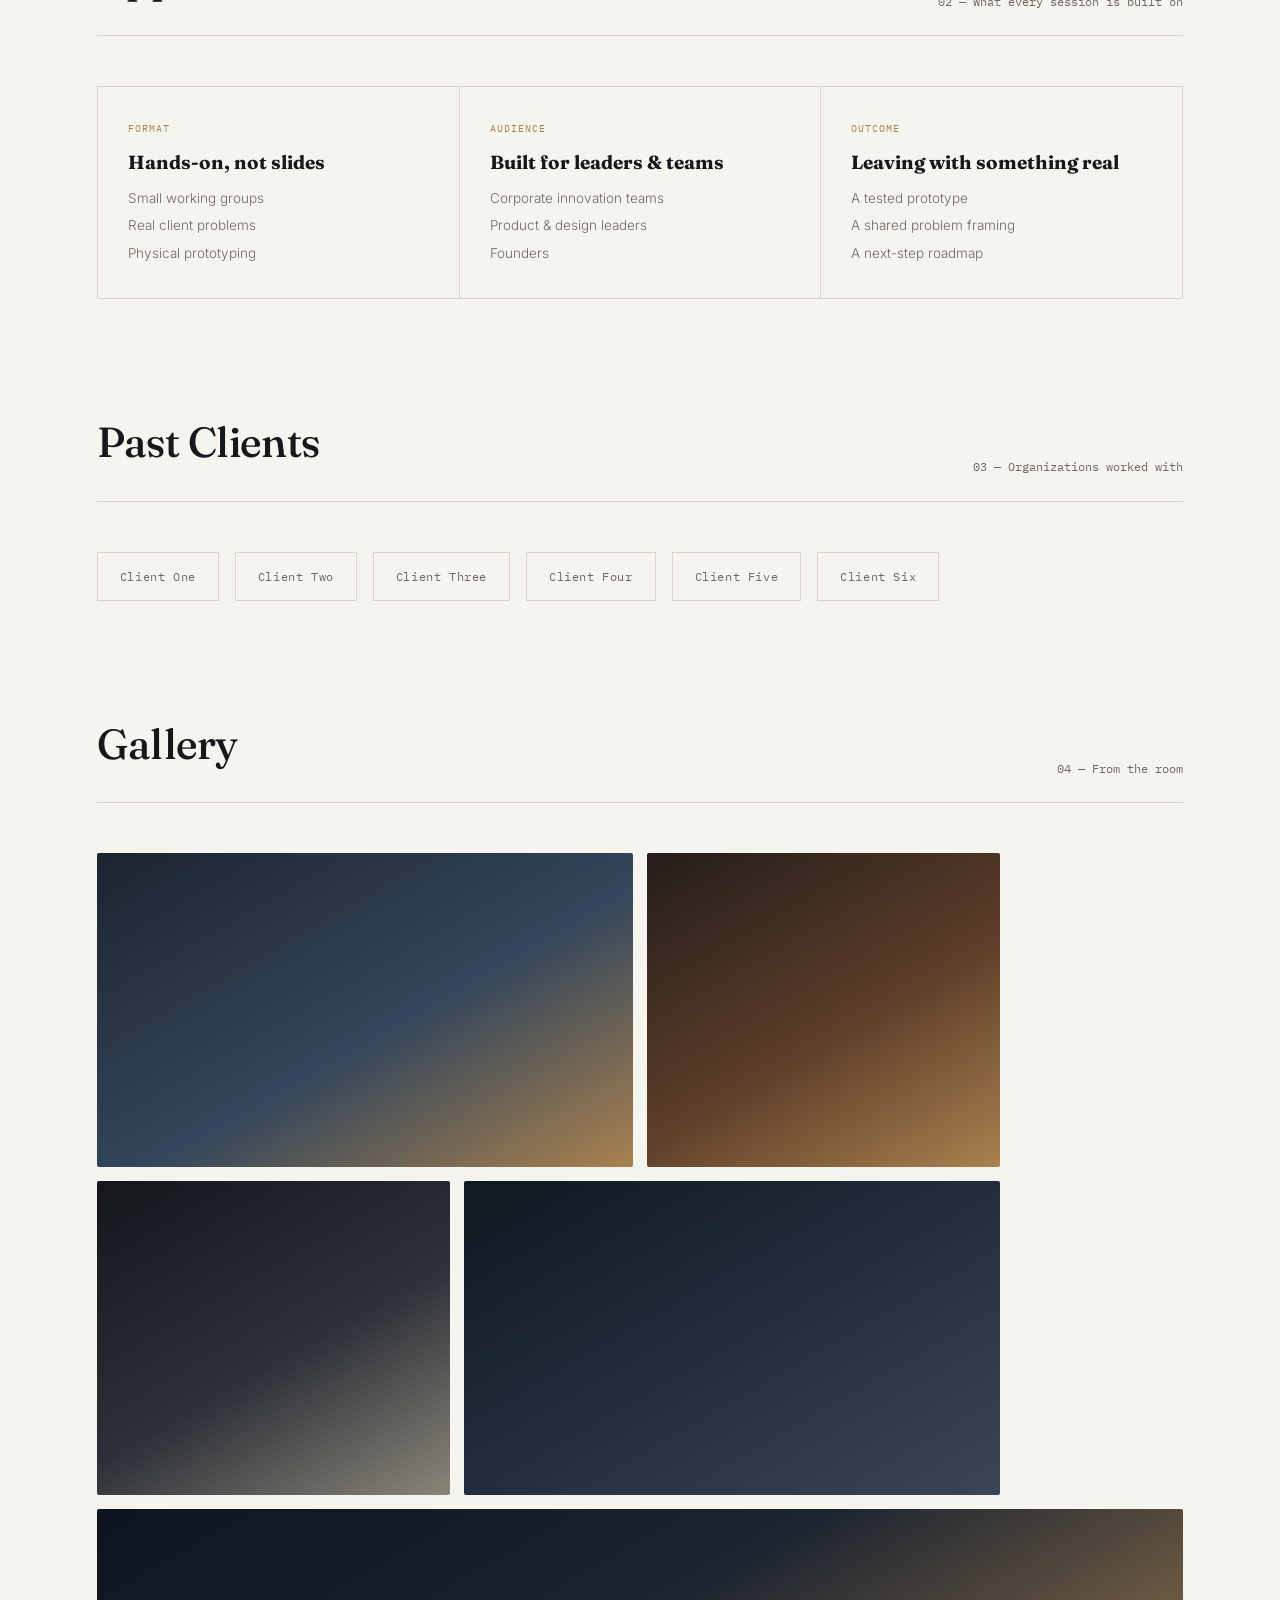
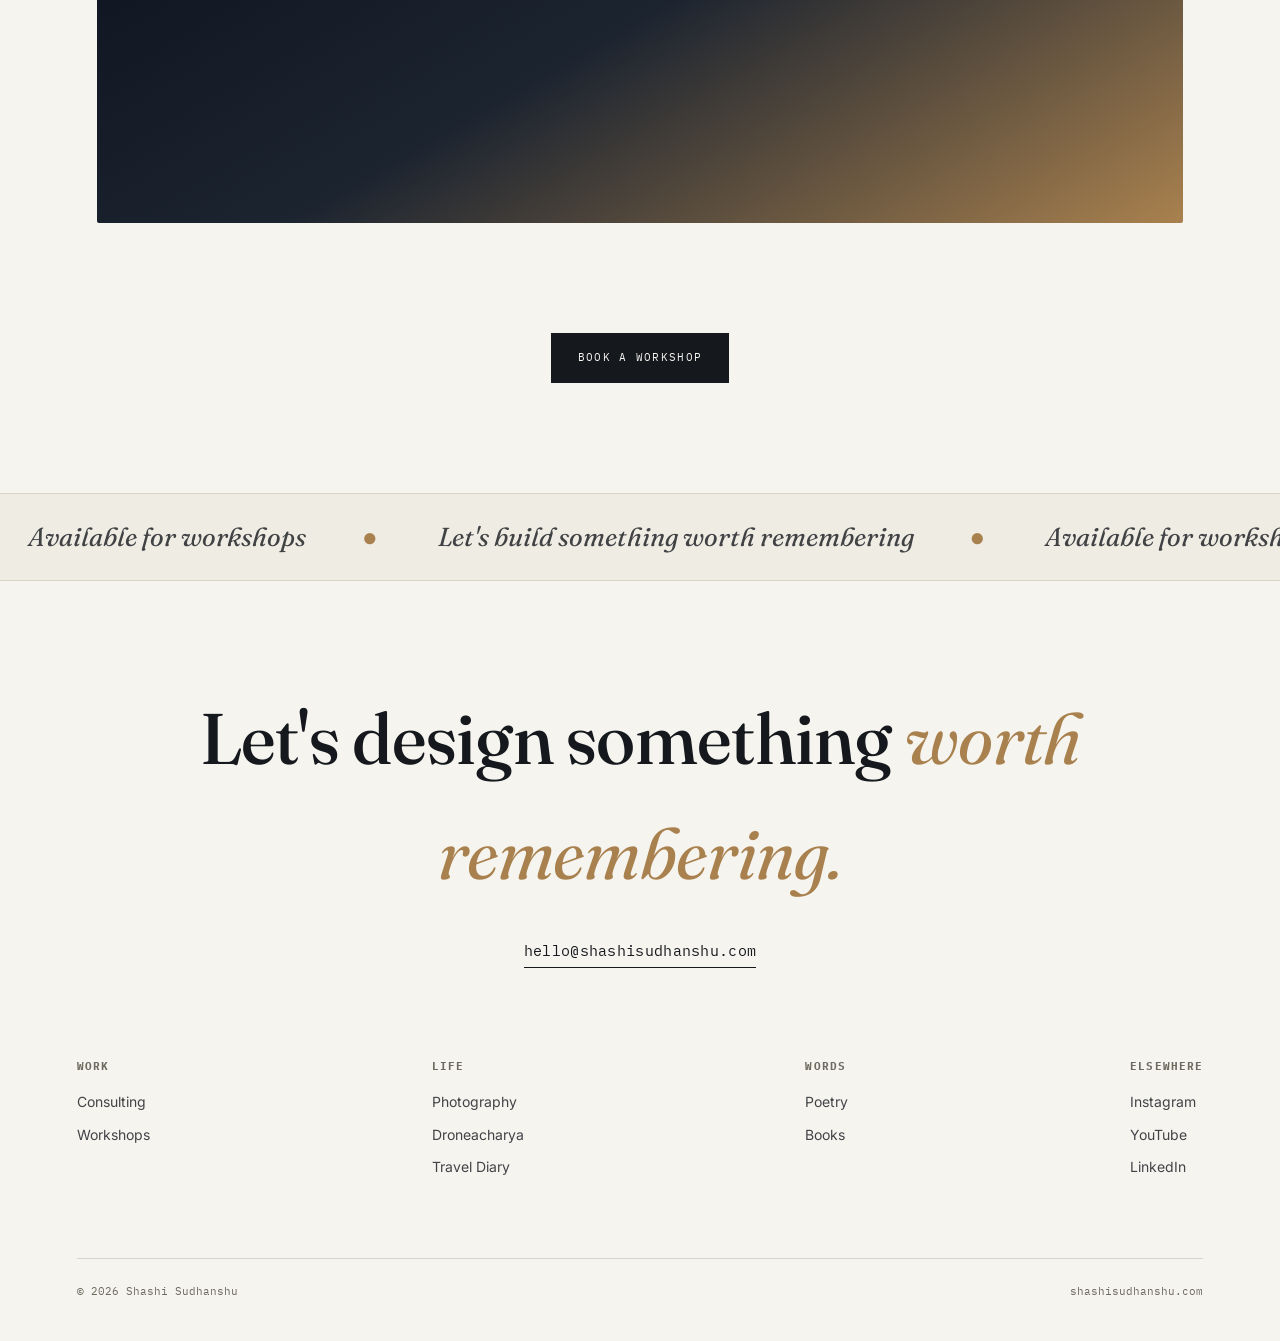
<file: workshop.html>
<!DOCTYPE html>
<html lang="en">
<head>
<meta charset="UTF-8">
<meta name="viewport" content="width=device-width, initial-scale=1.0">
<title>Workshop — Shashi Sudhanshu</title>
<link rel="stylesheet" href="style.css">
</head>
<body>

<header>
  <div class="logo"><a href="index.html">Shashi Sudhanshu</a></div>
  <nav>
    <a href="index.html">Home</a>
    <a href="photography.html">Photography</a>
    <a href="droneacharya.html">Droneacharya</a>
    <a href="travel.html">Travel</a>
    <a href="workshop.html" class="current">Workshop</a>
    <a href="poetry.html">Poetry</a>
    <a href="contact.html">Contact</a>
  </nav>
  <button class="nav-toggle">Menu</button>
</header>

<section class="page-hero">
  <div class="crumb"><a href="index.html">Work</a><span class="sep">/</span><a href="workshop.html" style="color:var(--brass);">Workshop</a></div>
  <h1>Design Thinking, <em>in the room.</em></h1>
</section>

<section class="section reveal">
  <div class="wrap">
    <div class="section-head">
      <h2>The Process</h2>
      <p class="section-num">01 — How a workshop unfolds</p>
    </div>
    <div class="process">
      <div class="step"><div class="step-num">01</div><div><h4>Empathize</h4><p>Sit with the real users and the real problem before touching a single solution.</p></div></div>
      <div class="step"><div class="step-num">02</div><div><h4>Define</h4><p>Reframe what was brought into the room into a problem worth solving.</p></div></div>
      <div class="step"><div class="step-num">03</div><div><h4>Ideate</h4><p>Push the room past the obvious answer into a wide field of options.</p></div></div>
      <div class="step"><div class="step-num">04</div><div><h4>Prototype</h4><p>Make the idea tangible enough to react to, fast and cheap.</p></div></div>
      <div class="step"><div class="step-num">05</div><div><h4>Test</h4><p>Put it in front of real people and let the feedback reshape it.</p></div></div>
    </div>
  </div>
</section>

<section class="section reveal" style="padding-top:0;">
  <div class="wrap">
    <div class="section-head">
      <h2>Approach</h2>
      <p class="section-num">02 — What every session is built on</p>
    </div>
    <div class="equip-grid">
      <div class="equip-card"><div class="cat">Format</div><h5>Hands-on, not slides</h5><ul><li>Small working groups</li><li>Real client problems</li><li>Physical prototyping</li></ul></div>
      <div class="equip-card"><div class="cat">Audience</div><h5>Built for leaders &amp; teams</h5><ul><li>Corporate innovation teams</li><li>Product &amp; design leaders</li><li>Founders</li></ul></div>
      <div class="equip-card"><div class="cat">Outcome</div><h5>Leaving with something real</h5><ul><li>A tested prototype</li><li>A shared problem framing</li><li>A next-step roadmap</li></ul></div>
    </div>
  </div>
</section>

<section class="section reveal" style="padding-top:0;">
  <div class="wrap">
    <div class="section-head">
      <h2>Past Clients</h2>
      <p class="section-num">03 — Organizations worked with</p>
    </div>
    <div class="clients">
      <span class="client-chip">Client One</span>
      <span class="client-chip">Client Two</span>
      <span class="client-chip">Client Three</span>
      <span class="client-chip">Client Four</span>
      <span class="client-chip">Client Five</span>
      <span class="client-chip">Client Six</span>
    </div>
  </div>
</section>

<section class="section reveal" style="padding-top:0;">
  <div class="wrap">
    <div class="section-head">
      <h2>Gallery</h2>
      <p class="section-num">04 — From the room</p>
    </div>
    <div class="gallery" id="cms-gallery">
      <div class="g-tile g-wide" style="background:linear-gradient(150deg,#1c2430,#33465b 55%,#a9814e);"><div class="cap">Whiteboarding — Session</div></div>
      <div class="g-tile g-sq" style="background:linear-gradient(150deg,#241d1a,#5c3d28 55%,#a9814e);"><div class="cap">Keynote — Stage</div></div>
      <div class="g-tile g-sq" style="background:linear-gradient(150deg,#14161c,#2c3038 55%,#8a8578);"><div class="cap">Prototyping</div></div>
      <div class="g-tile g-wide" style="background:linear-gradient(150deg,#101820,#22303f 55%,#3a4658);"><div class="cap">Masterclass — Mumbai</div></div>
      <div class="g-tile g-full" style="background:linear-gradient(150deg,#0d141f,#1c2430 45%,#a9814e);"><div class="cap">Workshop Reel — Watch</div></div>
    </div>
  </div>
</section>

<section class="section reveal" style="padding-top:0;text-align:center;">
  <div class="wrap">
    <a href="contact.html" class="btn btn-primary">Book a Workshop</a>
  </div>
</section>

<div class="marquee"><div class="marquee-track">
  <span>Available for workshops</span><span class="dot">●</span>
  <span>Let's build something worth remembering</span><span class="dot">●</span>
  <span>Available for workshops</span><span class="dot">●</span>
  <span>Let's build something worth remembering</span><span class="dot">●</span>
</div></div>

<footer id="contact">
  <div class="foot-cta reveal">
    <h2>Let's design something <span class="serif-italic">worth remembering.</span></h2>
    <a href="mailto:hello@shashisudhanshu.com" class="email">hello@shashisudhanshu.com</a>
  </div>
  <div class="footer-grid">
    <div class="foot-col"><h5>Work</h5><a href="workshop.html">Consulting</a><a href="workshop.html">Workshops</a></div>
    <div class="foot-col"><h5>Life</h5><a href="photography.html">Photography</a><a href="droneacharya.html">Droneacharya</a><a href="travel.html">Travel Diary</a></div>
    <div class="foot-col"><h5>Words</h5><a href="poetry.html">Poetry</a><a href="poetry.html">Books</a></div>
    <div class="foot-col"><h5>Elsewhere</h5><a href="#">Instagram</a><a href="#">YouTube</a><a href="#">LinkedIn</a></div>
  </div>
  <div class="foot-bottom"><span>© 2026 Shashi Sudhanshu</span><span>shashisudhanshu.com</span></div>
</footer>

<script src="site.js"></script>
<script src="cms-loader.js" data-page="workshop"></script>
</body>
</html>
</file>
<file: style.css>
/* ===== Shared design system — Shashi Sudhanshu site ===== */
@import url('https://fonts.googleapis.com/css2?family=Fraunces:ital,opsz,wght@0,9..144,300;0,9..144,400;0,9..144,500;0,9..144,600;1,9..144,400;1,9..144,500&family=Inter:wght@300;400;500;600&family=IBM+Plex+Mono:wght@400;500&family=Noto+Sans+Devanagari:wght@400;500&display=swap');

:root{
  --ink:#15181d; --paper:#f6f4ef; --paper-dim:#efece4;
  --muted:#6d6a60; --line:#d8d4c8;
  --brass:#a9814e; --brass-soft:#c9a877;
  --navy:#0d141f; --navy-line:#3a4658;
}
*{margin:0;padding:0;box-sizing:border-box;}
html{scroll-behavior:smooth;}
body{background:var(--paper);color:var(--ink);font-family:'Inter',sans-serif;font-weight:400;line-height:1.6;-webkit-font-smoothing:antialiased;overflow-x:hidden;}
a{color:inherit;text-decoration:none;}
::selection{background:var(--brass-soft);color:var(--navy);}
.eyebrow{font-family:'IBM Plex Mono',monospace;font-size:11px;letter-spacing:.18em;text-transform:uppercase;color:var(--brass);}
h1,h2,h3{font-family:'Fraunces',serif;font-weight:500;letter-spacing:-.01em;}
.serif-italic{font-style:italic;font-weight:400;}
.wrap{max-width:1240px;margin:0 auto;padding:0 6vw;}

.reveal{opacity:0;transform:translateY(32px);transition:opacity .8s cubic-bezier(.16,.8,.24,1),transform .8s cubic-bezier(.16,.8,.24,1);}
.reveal.in{opacity:1;transform:translateY(0);}
@media (prefers-reduced-motion: reduce){ html{scroll-behavior:auto;} .reveal{opacity:1;transform:none;transition:none;} }

/* Header / Nav */
header{position:fixed;top:0;left:0;right:0;z-index:100;display:flex;align-items:center;justify-content:space-between;padding:28px 6vw;mix-blend-mode:difference;color:#fff;transition:padding .4s ease;}
header .logo{font-family:'Fraunces',serif;font-size:18px;letter-spacing:.02em;}
nav{display:flex;gap:32px;font-family:'IBM Plex Mono',monospace;font-size:11px;letter-spacing:.1em;text-transform:uppercase;}
nav a{opacity:.75;transition:opacity .2s;position:relative;}
nav a::after{content:'';position:absolute;left:0;bottom:-4px;width:0;height:1px;background:#fff;transition:width .25s ease;}
nav a:hover{opacity:1;}
nav a:hover::after{width:100%;}
nav a.current{opacity:1;}
nav a.current::after{width:100%;}
.nav-toggle{display:none;font-family:'IBM Plex Mono',monospace;font-size:11px;letter-spacing:.1em;text-transform:uppercase;background:none;border:none;color:#fff;cursor:pointer;}

/* Page hero (minimal, for inner pages) */
.page-hero{min-height:56vh;display:flex;flex-direction:column;justify-content:flex-end;padding:150px 6vw 70px;border-bottom:1px solid var(--line);}
.page-hero .crumb{display:flex;align-items:center;gap:10px;margin-bottom:20px;}
.page-hero .crumb a{font-family:'IBM Plex Mono',monospace;font-size:11px;letter-spacing:.1em;text-transform:uppercase;color:var(--muted);}
.page-hero .crumb a:hover{color:var(--brass);}
.page-hero .crumb .sep{color:var(--line);}
.page-hero h1{font-size:clamp(40px,7vw,96px);line-height:1;}
.page-hero h1 em{font-style:italic;color:var(--brass);font-weight:400;}
.page-hero.dark{background:var(--navy);color:#efece4;border-bottom-color:var(--navy-line);}
.page-hero.dark .crumb a{color:#8a93a3;}

.section{padding:110px 0;}
.section-head{display:flex;justify-content:space-between;align-items:flex-end;margin-bottom:50px;gap:40px;flex-wrap:wrap;border-bottom:1px solid var(--line);padding-bottom:24px;}
.section-head h2{font-size:clamp(26px,3.4vw,42px);}
.section-num{font-family:'IBM Plex Mono',monospace;font-size:12px;color:var(--muted);}

.btn{font-family:'IBM Plex Mono',monospace;font-size:11px;letter-spacing:.12em;text-transform:uppercase;padding:15px 26px;border:1px solid currentColor;display:inline-block;transition:all .25s ease;}
.btn-primary{background:var(--ink);color:var(--paper);border-color:var(--ink);}
.btn-primary:hover{background:transparent;color:var(--ink);}
.btn-ghost{border-color:var(--line);}
.btn-ghost:hover{border-color:var(--ink);}
.btn-light{color:#f6f4ef;border-color:rgba(246,244,239,.4);}
.btn-light:hover{border-color:#f6f4ef;}

/* Photo / gallery grid */
.gallery{display:grid;grid-template-columns:repeat(6,1fr);grid-auto-rows:150px;gap:14px;}
.g-tile{position:relative;overflow:hidden;border-radius:2px;cursor:pointer;}
.g-tile .bg-layer{position:absolute;inset:-10%;transition:transform .7s cubic-bezier(.16,.8,.24,1),filter .5s ease;filter:grayscale(20%) brightness(.92);}
.g-tile:hover .bg-layer{transform:scale(1.08);filter:grayscale(0%) brightness(1);}
.g-tile::after{content:'';position:absolute;inset:0;background:linear-gradient(0deg,rgba(0,0,0,.55) 0%,transparent 45%);opacity:0;transition:opacity .3s ease;}
.g-tile:hover::after{opacity:1;}
.g-tile .cap{position:absolute;left:16px;bottom:14px;z-index:2;font-family:'IBM Plex Mono',monospace;font-size:10.5px;letter-spacing:.08em;text-transform:uppercase;color:#f6f4ef;opacity:0;transform:translateY(6px);transition:all .3s ease;}
.g-tile:hover .cap{opacity:1;transform:translateY(0);}
.g-wide{grid-column:span 3;grid-row:span 2;}
.g-tall{grid-column:span 2;grid-row:span 3;}
.g-sq{grid-column:span 2;grid-row:span 2;}
.g-full{grid-column:span 6;grid-row:span 2;}

/* Equipment section */
.equip-grid{display:grid;grid-template-columns:repeat(3,1fr);gap:1px;background:var(--line);border:1px solid var(--line);}
.equip-card{background:var(--paper);padding:34px 30px;}
.equip-card .cat{font-family:'IBM Plex Mono',monospace;font-size:10px;color:var(--brass);letter-spacing:.1em;text-transform:uppercase;margin-bottom:10px;}
.equip-card h5{font-family:'Fraunces',serif;font-size:19px;margin-bottom:10px;}
.equip-card ul{list-style:none;color:var(--muted);font-size:13.5px;font-weight:300;display:flex;flex-direction:column;gap:6px;}

/* Video grid */
.video-grid{display:grid;grid-template-columns:repeat(3,1fr);gap:20px;}
.video-card{background:var(--navy);position:relative;aspect-ratio:16/9;overflow:hidden;border-radius:2px;display:flex;align-items:center;justify-content:center;}
.video-card .bg-layer{position:absolute;inset:-10%;transition:transform .6s ease;}
.video-card:hover .bg-layer{transform:scale(1.06);}
.video-card::after{content:'';position:absolute;inset:0;background:linear-gradient(0deg,rgba(0,0,0,.6),rgba(0,0,0,.15));}
.play-btn{position:relative;z-index:2;width:56px;height:56px;border:1px solid rgba(246,244,239,.6);border-radius:50%;display:flex;align-items:center;justify-content:center;transition:all .3s ease;}
.video-card:hover .play-btn{background:var(--brass-soft);border-color:var(--brass-soft);}
.play-btn::after{content:'';width:0;height:0;border-top:8px solid transparent;border-bottom:8px solid transparent;border-left:13px solid #f6f4ef;margin-left:4px;}
.video-title{position:absolute;left:16px;bottom:14px;z-index:2;font-family:'IBM Plex Mono',monospace;font-size:10.5px;letter-spacing:.06em;text-transform:uppercase;color:#f6f4ef;}

/* Process steps */
.process{display:flex;flex-direction:column;}
.step{display:grid;grid-template-columns:90px 1fr;gap:30px;padding:34px 0;border-bottom:1px solid var(--line);}
.step:first-child{border-top:1px solid var(--line);}
.step .step-num{font-family:'Fraunces',serif;font-style:italic;font-size:34px;color:var(--brass-soft);}
.step h4{font-family:'Fraunces',serif;font-size:22px;margin-bottom:8px;}
.step p{color:var(--muted);font-size:14.5px;font-weight:300;max-width:60ch;}

/* Clients */
.clients{display:flex;flex-wrap:wrap;gap:16px;}
.client-chip{border:1px solid var(--line);padding:14px 22px;font-family:'IBM Plex Mono',monospace;font-size:12px;letter-spacing:.05em;color:var(--muted);transition:all .25s ease;}
.client-chip:hover{border-color:var(--brass);color:var(--ink);}

/* Poem cards */
.poem-grid{display:grid;grid-template-columns:1fr 1fr;gap:1px;background:var(--navy-line);}
.poem-card{background:var(--navy);padding:44px;color:#efece4;}
.poem-card .cat{font-family:'IBM Plex Mono',monospace;font-size:10px;color:var(--brass-soft);letter-spacing:.1em;text-transform:uppercase;margin-bottom:16px;}
.poem-hindi{font-family:'Noto Sans Devanagari','Fraunces',serif;font-size:19px;line-height:2;color:#f6f4ef;}
.poem-card.img{padding:0;position:relative;min-height:280px;}
.poem-card.img .bg-layer{position:absolute;inset:0;}
.poem-card.video .bg-layer{position:absolute;inset:0;}
.poem-card.video{padding:0;position:relative;min-height:280px;display:flex;align-items:center;justify-content:center;}
.poem-card.video::after{content:'';position:absolute;inset:0;background:rgba(0,0,0,.35);}

/* Footer (shared) */
.marquee{border-top:1px solid var(--line);border-bottom:1px solid var(--line);overflow:hidden;white-space:nowrap;padding:22px 0;background:var(--paper-dim);}
.marquee-track{display:inline-block;animation:marquee 22s linear infinite;}
.marquee-track span{font-family:'Fraunces',serif;font-style:italic;font-size:26px;color:var(--ink);opacity:.8;padding:0 28px;}
.marquee-track span.dot{font-family:'IBM Plex Mono',monospace;font-style:normal;color:var(--brass);opacity:1;}
@keyframes marquee{ from{transform:translateX(0);} to{transform:translateX(-50%);} }
@media (prefers-reduced-motion: reduce){ .marquee-track{animation:none;} }

footer{padding:100px 6vw 40px;}
.foot-cta{text-align:center;margin-bottom:90px;}
.foot-cta h2{font-size:clamp(32px,5.6vw,72px);}
.foot-cta h2 .serif-italic{color:var(--brass);}
.foot-cta .email{display:inline-block;margin-top:28px;font-family:'IBM Plex Mono',monospace;font-size:15px;letter-spacing:.02em;border-bottom:1px solid var(--ink);padding-bottom:4px;transition:color .25s ease,border-color .25s ease;}
.foot-cta .email:hover{color:var(--brass);border-color:var(--brass);}
.footer-grid{max-width:1240px;margin:0 auto;display:flex;justify-content:space-between;flex-wrap:wrap;gap:40px;}
.foot-col h5{font-family:'IBM Plex Mono',monospace;font-size:11px;letter-spacing:.1em;text-transform:uppercase;color:var(--muted);margin-bottom:16px;}
.foot-col a{display:block;font-size:14px;margin-bottom:10px;color:var(--ink);opacity:.8;transition:opacity .2s,transform .2s;}
.foot-col a:hover{opacity:1;color:var(--brass);transform:translateX(4px);}
.foot-bottom{max-width:1240px;margin:70px auto 0;padding-top:24px;border-top:1px solid var(--line);display:flex;justify-content:space-between;font-family:'IBM Plex Mono',monospace;font-size:11px;color:var(--muted);flex-wrap:wrap;gap:10px;}

/* Contact form */
.contact-wrap{display:grid;grid-template-columns:1fr 1fr;gap:80px;}
.field{margin-bottom:26px;}
.field label{display:block;font-family:'IBM Plex Mono',monospace;font-size:10.5px;letter-spacing:.1em;text-transform:uppercase;color:var(--muted);margin-bottom:10px;}
.field input,.field textarea{width:100%;background:transparent;border:none;border-bottom:1px solid var(--line);padding:10px 0;font-family:'Inter',sans-serif;font-size:15px;color:var(--ink);}
.field input:focus,.field textarea:focus{outline:none;border-color:var(--brass);}
.contact-info{display:flex;flex-direction:column;gap:34px;}
.contact-info .item .k{font-family:'IBM Plex Mono',monospace;font-size:10.5px;letter-spacing:.1em;text-transform:uppercase;color:var(--brass);margin-bottom:8px;}
.contact-info .item .v{font-family:'Fraunces',serif;font-size:22px;}

@media (max-width:900px){
  nav{display:none;}
  .nav-toggle{display:block;}
  .gallery{grid-template-columns:repeat(2,1fr);}
  .g-wide,.g-tall,.g-sq,.g-full{grid-column:span 2;grid-row:span 2;}
  .equip-grid{grid-template-columns:1fr;}
  .video-grid{grid-template-columns:1fr;}
  .poem-grid{grid-template-columns:1fr;}
  .contact-wrap{grid-template-columns:1fr;gap:50px;}
  .step{grid-template-columns:1fr;gap:10px;}
}
</file>
